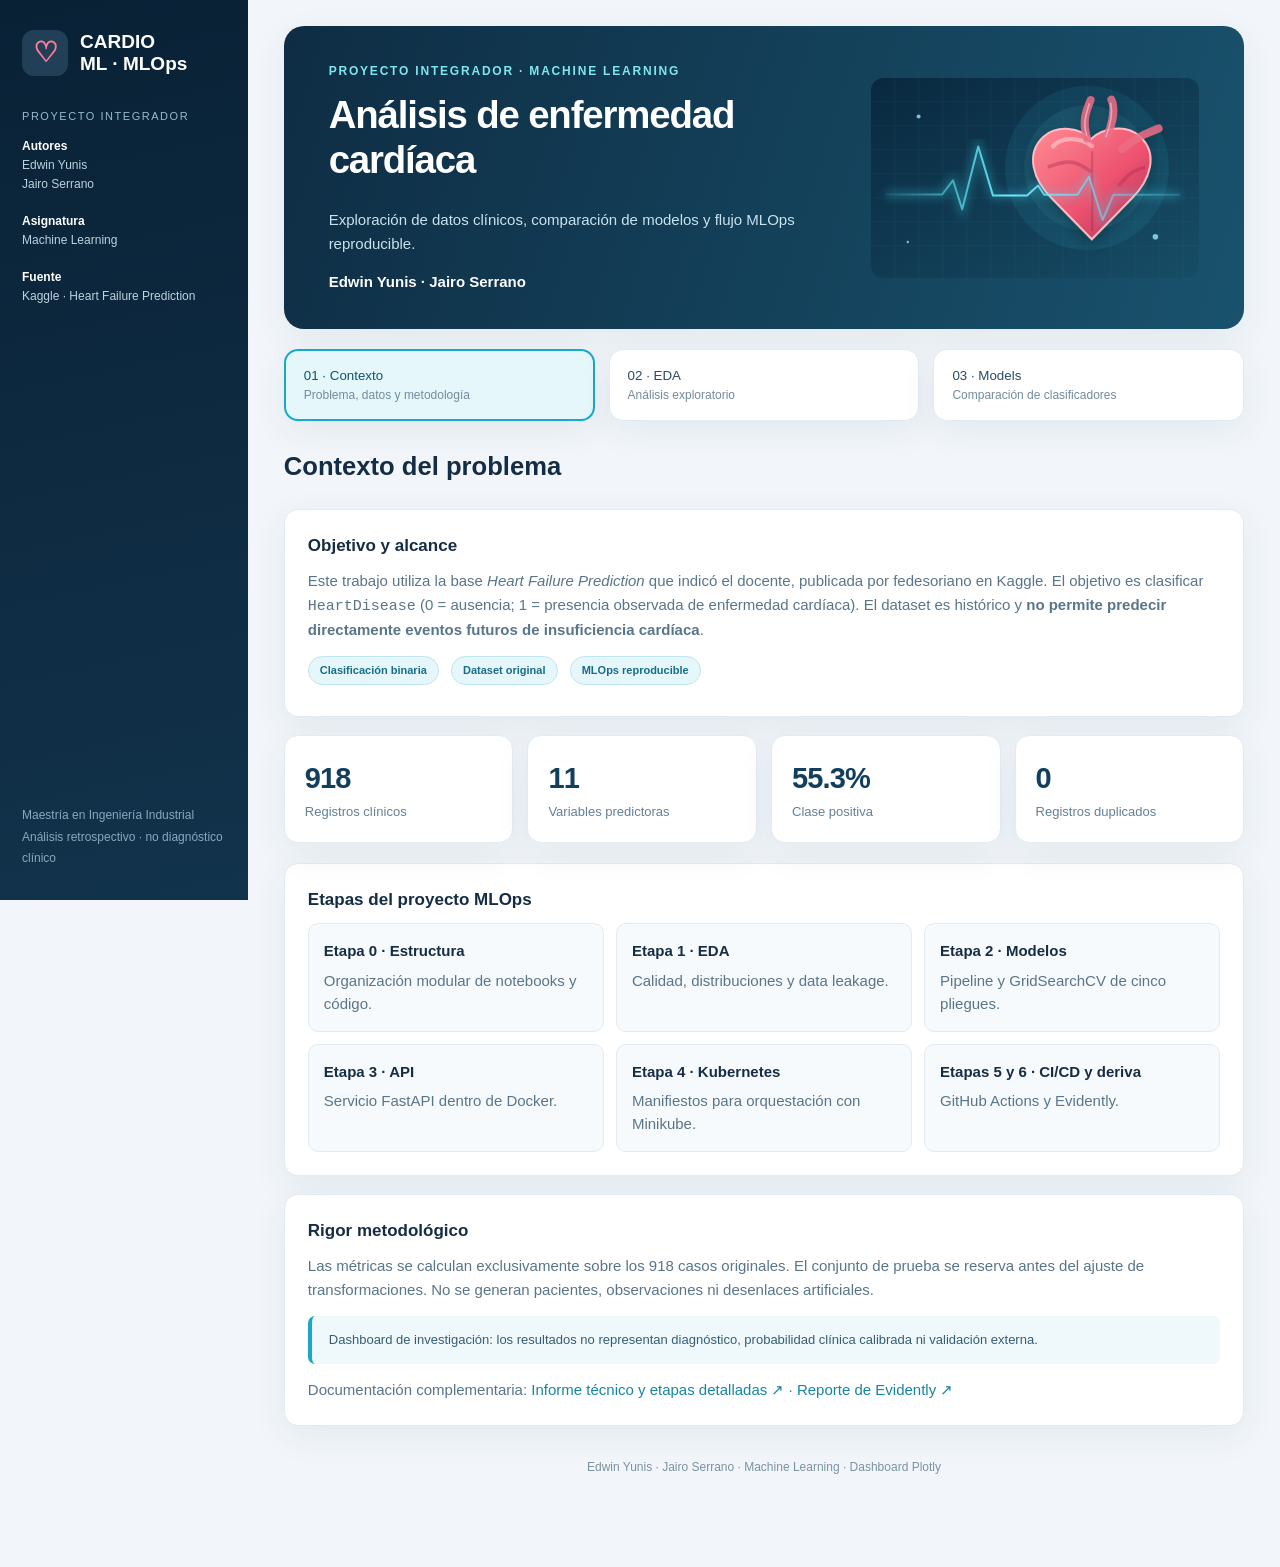
<file: index.html>
<!doctype html>
<html lang="es"><head><meta charset="utf-8">
<meta name="viewport" content="width=device-width,initial-scale=1">
<meta name="description" content="Dashboard de Machine Learning MLOps, Edwin Yunis y Jairo Serrano, dataset original de Kaggle.">
<title>Cardio ML · Dashboard — Edwin Yunis y Jairo Serrano</title>
<link rel="stylesheet" href="assets/style.css">
<script src="https://cdn.plot.ly/plotly-2.35.2.min.js"></script>
</head><body>
<div class="page">
<aside class="sidebar"><div>
<div class="logo"><span class="logo-pulse">♡</span><span>CARDIO<br>ML · MLOps</span></div>
<p class="side-label">Proyecto integrador</p>
<p class="side-meta"><b>Autores</b><br>Edwin Yunis<br>Jairo Serrano<br><br>
<b>Asignatura</b><br>Machine Learning<br><br>
<b>Fuente</b><br>Kaggle · Heart Failure Prediction</p>
</div><div class="side-footer">Maestría en Ingeniería Industrial<br>
Análisis retrospectivo · no diagnóstico clínico</div></aside>
<main class="content">
<header class="hero"><div>
<p class="eyebrow">PROYECTO INTEGRADOR · MACHINE LEARNING</p>
<h1>Análisis de enfermedad cardíaca</h1>
<p>Exploración de datos clínicos, comparación de modelos y flujo MLOps reproducible.</p>
<strong>Edwin Yunis · Jairo Serrano</strong>
</div><img src="assets/heart-hero.svg" alt="Ilustración cardiovascular con electrocardiograma"></header>
<div class="nav-tabs" role="tablist" aria-label="Secciones del dashboard">
<button type="button" class="tab-button tab--active" role="tab" aria-selected="true" data-tab="contexto">
01 · Contexto<span>Problema, datos y metodología</span></button>
<button type="button" class="tab-button" role="tab" aria-selected="false" data-tab="eda">
02 · EDA<span>Análisis exploratorio</span></button>
<button type="button" class="tab-button" role="tab" aria-selected="false" data-tab="models">
03 · Models<span>Comparación de clasificadores</span></button></div>

<section id="contexto" class="tab-panel active" role="tabpanel">
<h2>Contexto del problema</h2>
<div class="card"><h3>Objetivo y alcance</h3>
<p>Este trabajo utiliza la base <em>Heart Failure Prediction</em> que indicó el docente,
publicada por fedesoriano en Kaggle. El objetivo es clasificar
<code>HeartDisease</code> (0 = ausencia; 1 = presencia observada de enfermedad cardíaca).
El dataset es histórico y <strong>no permite predecir directamente eventos futuros de
insuficiencia cardíaca</strong>.</p>
<span class="mini-pill">Clasificación binaria</span>
<span class="mini-pill">Dataset original</span>
<span class="mini-pill">MLOps reproducible</span></div>
<div class="kpi-grid">
<div class="kpi"><b>918</b><span>Registros clínicos</span></div>
<div class="kpi"><b>11</b><span>Variables predictoras</span></div>
<div class="kpi"><b>55.3%</b><span>Clase positiva</span></div>
<div class="kpi"><b>0</b><span>Registros duplicados</span></div></div>
<div class="card"><h3>Etapas del proyecto MLOps</h3>
<div class="flow">
<article><b>Etapa 0 · Estructura</b><p>Organización modular de notebooks y código.</p></article>
<article><b>Etapa 1 · EDA</b><p>Calidad, distribuciones y data leakage.</p></article>
<article><b>Etapa 2 · Modelos</b><p>Pipeline y GridSearchCV de cinco pliegues.</p></article>
<article><b>Etapa 3 · API</b><p>Servicio FastAPI dentro de Docker.</p></article>
<article><b>Etapa 4 · Kubernetes</b><p>Manifiestos para orquestación con Minikube.</p></article>
<article><b>Etapas 5 y 6 · CI/CD y deriva</b><p>GitHub Actions y Evidently.</p></article>
</div></div>
<div class="card"><h3>Rigor metodológico</h3>
<p>Las métricas se calculan exclusivamente sobre los 918 casos originales.
El conjunto de prueba se reserva antes del ajuste de transformaciones.
No se generan pacientes, observaciones ni desenlaces artificiales.</p>
<div class="warning">Dashboard de investigación: los resultados no representan
diagnóstico, probabilidad clínica calibrada ni validación externa.</div>
<p>Documentación complementaria: <a href="informe_tecnico.html">Informe técnico y etapas detalladas ↗</a> ·
<a href="drift_report.html">Reporte de Evidently ↗</a></p></div>
</section>

<section id="eda" class="tab-panel" role="tabpanel" hidden>
<h2>Exploración de datos (EDA)</h2>
<p class="description">Gráficos interactivos generados directamente desde el CSV oficial;
puedes situar el cursor sobre las marcas para ver sus valores.</p>
<div class="kpi-grid">
<div class="kpi"><b>410</b><span>Sin enfermedad (0)</span></div>
<div class="kpi"><b>508</b><span>Con enfermedad (1)</span></div>
<div class="kpi"><b>1</b><span>RestingBP = 0</span></div>
<div class="kpi"><b>172</b><span>Cholesterol = 0</span></div></div>
<div class="grid-2">
<div class="card chart-card"><div id="plot-clases"></div></div>
<div class="card chart-card"><div id="plot-edad"></div></div>
<div class="card chart-card"><div id="plot-colesterol"></div></div>
<div class="card chart-card"><div id="plot-dolor"></div></div>
</div><div class="card chart-card"><div id="plot-correlaciones"></div></div>
<div class="card"><h3>Lectura del análisis</h3>
<p>Se revisan el balance de clases, la distribución de edades,
el tipo de dolor torácico y la relación entre colesterol y la clase.
Los ceros de colesterol y de presión arterial requieren atención como
valores de calidad de datos; en el modelado se tratan mediante
imputación ajustada solo con los registros de entrenamiento.</p>
<div class="warning">Las asociaciones gráficas no demuestran causalidad.</div></div>
</section>

<section id="models" class="tab-panel" role="tabpanel" hidden>
<h2>Modelos de Machine Learning</h2>
<div class="card"><h3>Protección frente a fuga y sobreajuste</h3>
<p>Se separa una prueba estratificada del 20 % antes de imputar, escalar o
codificar. Cada transformación forma parte de <code>Pipeline</code>.
<code>GridSearchCV</code> utiliza cinco pliegues estratificados y selecciona
hiperparámetros por AUC media de validación cruzada, sin usar la prueba
para seleccionar el modelo.</p>
<p>KNN ajusta el número de vecinos; Random Forest limita profundidad y
tamaño de hojas; la regresión logística utiliza regularización L2.
Estos controles <strong>reducen el riesgo de sobreajuste, pero no garantizan
eliminarlo</strong>.</p>
<div class="warning">Regresión logística es la técnica de regresión adecuada
para esta tarea de clasificación binaria.</div></div>
<div class="card chart-card"><div id="plot-comparacion"></div></div>
<div class="card"><h3>Comparación de los tres modelos solicitados</h3>
<div class="table-scroller"><table><thead><tr>
<th>Clasificador</th><th>AUC CV</th><th>AUC prueba</th>
<th>Accuracy</th><th>Brecha train−CV</th>
</tr></thead><tbody><tr><td>Random Forest</td><td>0.931</td><td>0.930</td><td>0.875</td><td>+0.029</td></tr><tr><td>Regresión logística</td><td>0.922</td><td>0.934</td><td>0.891</td><td>+0.005</td></tr><tr><td>KNN</td><td>0.914</td><td>0.936</td><td>0.891</td><td>+0.023</td></tr></tbody></table></div>
<p class="description">La brecha de AUC entrenamiento − CV ayuda a
evaluar sobreajuste; una brecha pequeña no lo descarta.</p></div>
<div class="card"><label for="model-select">Explora un clasificador</label>
<select id="model-select"><option value="KNN">KNN</option>
<option value="RandomForest" selected>Random Forest</option>
<option value="LogisticRegression">Regresión logística</option></select>
<div class="metric-strip">
<article><strong id="score-cv">—</strong><span>AUC CV</span></article>
<article><strong id="score-test">—</strong><span>AUC prueba</span></article>
<article><strong id="score-accuracy">—</strong><span>Accuracy prueba</span></article>
<article><strong id="score-gap">—</strong><span>Brecha train−CV</span></article>
</div>
<div class="grid-2"><div class="chart-card"><div id="plot-roc"></div></div>
<div class="chart-card"><div id="plot-confusion"></div></div></div>
<p class="description" id="model-params"></p></div>
<div class="card"><h3>Interpretación y alcance</h3>
<p>Las AUC resumen discriminación y Accuracy refleja aciertos con un umbral de 0,5.
El conjunto de prueba se usa exclusivamente para evaluación final. El
dashboard se enfoca en tres modelos, aunque el trabajo original también
incluye SVC y Gradient Boosting.</p>
<a href="informe_tecnico.html">Ver reporte técnico completo ↗</a></div>
</section>
<footer>Edwin Yunis · Jairo Serrano · Machine Learning · Dashboard Plotly</footer>
</main></div>
<script>
const FIGS = {"clases": {"data": [{"customdata": [["Sin enfermedad"], ["Con enfermedad"]], "domain": {"x": [0.0, 1.0], "y": [0.0, 1.0]}, "hole": 0.65, "hovertemplate": "%{label}: %{value} casos (%{percent})<extra><\/extra>", "labels": ["Sin enfermedad", "Con enfermedad"], "legendgroup": "", "marker": {"colors": ["#34b3d1", "#ed6386"]}, "name": "", "showlegend": true, "values": [410, 508], "type": "pie", "textinfo": "percent+label", "textposition": "outside"}], "layout": {"template": {"data": {"barpolar": [{"marker": {"line": {"color": "white", "width": 0.5}, "pattern": {"fillmode": "overlay", "size": 10, "solidity": 0.2}}, "type": "barpolar"}], "bar": [{"error_x": {"color": "#2a3f5f"}, "error_y": {"color": "#2a3f5f"}, "marker": {"line": {"color": "white", "width": 0.5}, "pattern": {"fillmode": "overlay", "size": 10, "solidity": 0.2}}, "type": "bar"}], "carpet": [{"aaxis": {"endlinecolor": "#2a3f5f", "gridcolor": "#C8D4E3", "linecolor": "#C8D4E3", "minorgridcolor": "#C8D4E3", "startlinecolor": "#2a3f5f"}, "baxis": {"endlinecolor": "#2a3f5f", "gridcolor": "#C8D4E3", "linecolor": "#C8D4E3", "minorgridcolor": "#C8D4E3", "startlinecolor": "#2a3f5f"}, "type": "carpet"}], "choropleth": [{"colorbar": {"outlinewidth": 0, "ticks": ""}, "type": "choropleth"}], "contourcarpet": [{"colorbar": {"outlinewidth": 0, "ticks": ""}, "type": "contourcarpet"}], "contour": [{"colorbar": {"outlinewidth": 0, "ticks": ""}, "colorscale": [[0.0, "#0d0887"], [0.1111111111111111, "#46039f"], [0.2222222222222222, "#7201a8"], [0.3333333333333333, "#9c179e"], [0.4444444444444444, "#bd3786"], [0.5555555555555556, "#d8576b"], [0.6666666666666666, "#ed7953"], [0.7777777777777778, "#fb9f3a"], [0.8888888888888888, "#fdca26"], [1.0, "#f0f921"]], "type": "contour"}], "heatmapgl": [{"colorbar": {"outlinewidth": 0, "ticks": ""}, "colorscale": [[0.0, "#0d0887"], [0.1111111111111111, "#46039f"], [0.2222222222222222, "#7201a8"], [0.3333333333333333, "#9c179e"], [0.4444444444444444, "#bd3786"], [0.5555555555555556, "#d8576b"], [0.6666666666666666, "#ed7953"], [0.7777777777777778, "#fb9f3a"], [0.8888888888888888, "#fdca26"], [1.0, "#f0f921"]], "type": "heatmapgl"}], "heatmap": [{"colorbar": {"outlinewidth": 0, "ticks": ""}, "colorscale": [[0.0, "#0d0887"], [0.1111111111111111, "#46039f"], [0.2222222222222222, "#7201a8"], [0.3333333333333333, "#9c179e"], [0.4444444444444444, "#bd3786"], [0.5555555555555556, "#d8576b"], [0.6666666666666666, "#ed7953"], [0.7777777777777778, "#fb9f3a"], [0.8888888888888888, "#fdca26"], [1.0, "#f0f921"]], "type": "heatmap"}], "histogram2dcontour": [{"colorbar": {"outlinewidth": 0, "ticks": ""}, "colorscale": [[0.0, "#0d0887"], [0.1111111111111111, "#46039f"], [0.2222222222222222, "#7201a8"], [0.3333333333333333, "#9c179e"], [0.4444444444444444, "#bd3786"], [0.5555555555555556, "#d8576b"], [0.6666666666666666, "#ed7953"], [0.7777777777777778, "#fb9f3a"], [0.8888888888888888, "#fdca26"], [1.0, "#f0f921"]], "type": "histogram2dcontour"}], "histogram2d": [{"colorbar": {"outlinewidth": 0, "ticks": ""}, "colorscale": [[0.0, "#0d0887"], [0.1111111111111111, "#46039f"], [0.2222222222222222, "#7201a8"], [0.3333333333333333, "#9c179e"], [0.4444444444444444, "#bd3786"], [0.5555555555555556, "#d8576b"], [0.6666666666666666, "#ed7953"], [0.7777777777777778, "#fb9f3a"], [0.8888888888888888, "#fdca26"], [1.0, "#f0f921"]], "type": "histogram2d"}], "histogram": [{"marker": {"pattern": {"fillmode": "overlay", "size": 10, "solidity": 0.2}}, "type": "histogram"}], "mesh3d": [{"colorbar": {"outlinewidth": 0, "ticks": ""}, "type": "mesh3d"}], "parcoords": [{"line": {"colorbar": {"outlinewidth": 0, "ticks": ""}}, "type": "parcoords"}], "pie": [{"automargin": true, "type": "pie"}], "scatter3d": [{"line": {"colorbar": {"outlinewidth": 0, "ticks": ""}}, "marker": {"colorbar": {"outlinewidth": 0, "ticks": ""}}, "type": "scatter3d"}], "scattercarpet": [{"marker": {"colorbar": {"outlinewidth": 0, "ticks": ""}}, "type": "scattercarpet"}], "scattergeo": [{"marker": {"colorbar": {"outlinewidth": 0, "ticks": ""}}, "type": "scattergeo"}], "scattergl": [{"marker": {"colorbar": {"outlinewidth": 0, "ticks": ""}}, "type": "scattergl"}], "scattermapbox": [{"marker": {"colorbar": {"outlinewidth": 0, "ticks": ""}}, "type": "scattermapbox"}], "scatterpolargl": [{"marker": {"colorbar": {"outlinewidth": 0, "ticks": ""}}, "type": "scatterpolargl"}], "scatterpolar": [{"marker": {"colorbar": {"outlinewidth": 0, "ticks": ""}}, "type": "scatterpolar"}], "scatter": [{"fillpattern": {"fillmode": "overlay", "size": 10, "solidity": 0.2}, "type": "scatter"}], "scatterternary": [{"marker": {"colorbar": {"outlinewidth": 0, "ticks": ""}}, "type": "scatterternary"}], "surface": [{"colorbar": {"outlinewidth": 0, "ticks": ""}, "colorscale": [[0.0, "#0d0887"], [0.1111111111111111, "#46039f"], [0.2222222222222222, "#7201a8"], [0.3333333333333333, "#9c179e"], [0.4444444444444444, "#bd3786"], [0.5555555555555556, "#d8576b"], [0.6666666666666666, "#ed7953"], [0.7777777777777778, "#fb9f3a"], [0.8888888888888888, "#fdca26"], [1.0, "#f0f921"]], "type": "surface"}], "table": [{"cells": {"fill": {"color": "#EBF0F8"}, "line": {"color": "white"}}, "header": {"fill": {"color": "#C8D4E3"}, "line": {"color": "white"}}, "type": "table"}]}, "layout": {"annotationdefaults": {"arrowcolor": "#2a3f5f", "arrowhead": 0, "arrowwidth": 1}, "autotypenumbers": "strict", "coloraxis": {"colorbar": {"outlinewidth": 0, "ticks": ""}}, "colorscale": {"diverging": [[0, "#8e0152"], [0.1, "#c51b7d"], [0.2, "#de77ae"], [0.3, "#f1b6da"], [0.4, "#fde0ef"], [0.5, "#f7f7f7"], [0.6, "#e6f5d0"], [0.7, "#b8e186"], [0.8, "#7fbc41"], [0.9, "#4d9221"], [1, "#276419"]], "sequential": [[0.0, "#0d0887"], [0.1111111111111111, "#46039f"], [0.2222222222222222, "#7201a8"], [0.3333333333333333, "#9c179e"], [0.4444444444444444, "#bd3786"], [0.5555555555555556, "#d8576b"], [0.6666666666666666, "#ed7953"], [0.7777777777777778, "#fb9f3a"], [0.8888888888888888, "#fdca26"], [1.0, "#f0f921"]], "sequentialminus": [[0.0, "#0d0887"], [0.1111111111111111, "#46039f"], [0.2222222222222222, "#7201a8"], [0.3333333333333333, "#9c179e"], [0.4444444444444444, "#bd3786"], [0.5555555555555556, "#d8576b"], [0.6666666666666666, "#ed7953"], [0.7777777777777778, "#fb9f3a"], [0.8888888888888888, "#fdca26"], [1.0, "#f0f921"]]}, "colorway": ["#636efa", "#EF553B", "#00cc96", "#ab63fa", "#FFA15A", "#19d3f3", "#FF6692", "#B6E880", "#FF97FF", "#FECB52"], "font": {"color": "#2a3f5f"}, "geo": {"bgcolor": "white", "lakecolor": "white", "landcolor": "white", "showlakes": true, "showland": true, "subunitcolor": "#C8D4E3"}, "hoverlabel": {"align": "left"}, "hovermode": "closest", "mapbox": {"style": "light"}, "paper_bgcolor": "white", "plot_bgcolor": "white", "polar": {"angularaxis": {"gridcolor": "#EBF0F8", "linecolor": "#EBF0F8", "ticks": ""}, "bgcolor": "white", "radialaxis": {"gridcolor": "#EBF0F8", "linecolor": "#EBF0F8", "ticks": ""}}, "scene": {"xaxis": {"backgroundcolor": "white", "gridcolor": "#DFE8F3", "gridwidth": 2, "linecolor": "#EBF0F8", "showbackground": true, "ticks": "", "zerolinecolor": "#EBF0F8"}, "yaxis": {"backgroundcolor": "white", "gridcolor": "#DFE8F3", "gridwidth": 2, "linecolor": "#EBF0F8", "showbackground": true, "ticks": "", "zerolinecolor": "#EBF0F8"}, "zaxis": {"backgroundcolor": "white", "gridcolor": "#DFE8F3", "gridwidth": 2, "linecolor": "#EBF0F8", "showbackground": true, "ticks": "", "zerolinecolor": "#EBF0F8"}}, "shapedefaults": {"line": {"color": "#2a3f5f"}}, "ternary": {"aaxis": {"gridcolor": "#DFE8F3", "linecolor": "#A2B1C6", "ticks": ""}, "baxis": {"gridcolor": "#DFE8F3", "linecolor": "#A2B1C6", "ticks": ""}, "bgcolor": "white", "caxis": {"gridcolor": "#DFE8F3", "linecolor": "#A2B1C6", "ticks": ""}}, "title": {"x": 0.05}, "xaxis": {"automargin": true, "gridcolor": "#EBF0F8", "linecolor": "#EBF0F8", "ticks": "", "title": {"standoff": 15}, "zerolinecolor": "#EBF0F8", "zerolinewidth": 2}, "yaxis": {"automargin": true, "gridcolor": "#EBF0F8", "linecolor": "#EBF0F8", "ticks": "", "title": {"standoff": 15}, "zerolinecolor": "#EBF0F8", "zerolinewidth": 2}}}, "legend": {"tracegroupgap": 0, "orientation": "h", "y": -0.19, "x": 0}, "margin": {"t": 58, "l": 30, "r": 22, "b": 32}, "font": {"family": "Arial, sans-serif", "color": "#244054", "size": 12}, "title": {"font": {"size": 16}, "text": "Distribución de la clase objetivo", "x": 0.03}, "paper_bgcolor": "#ffffff", "plot_bgcolor": "#ffffff", "height": 340}}, "edad": {"data": [{"alignmentgroup": "True", "bingroup": "x", "hovertemplate": "Estado=Sin enfermedad<br>Edad (años)=%{x}<br>count=%{y}<extra><\/extra>", "legendgroup": "Sin enfermedad", "marker": {"color": "#34b3d1", "opacity": 0.75, "pattern": {"shape": ""}}, "name": "Sin enfermedad", "nbinsx": 22, "offsetgroup": "Sin enfermedad", "orientation": "v", "showlegend": true, "x": [40, 37, 54, 39, 45, 54, 48, 37, 39, 42, 54, 43, 43, 44, 49, 40, 36, 53, 52, 53, 51, 56, 43, 32, 41, 48, 48, 54, 35, 52, 59, 37, 50, 36, 45, 41, 52, 51, 54, 49, 43, 45, 50, 37, 45, 32, 44, 44, 44, 46, 35, 52, 55, 54, 52, 53, 55, 49, 39, 52, 39, 43, 39, 56, 41, 51, 57, 48, 34, 50, 39, 59, 47, 38, 49, 35, 52, 46, 58, 54, 34, 48, 54, 42, 38, 61, 43, 39, 53, 39, 42, 43, 50, 39, 48, 40, 55, 41, 49, 54, 47, 42, 52, 48, 58, 58, 29, 40, 53, 49, 59, 37, 46, 51, 46, 54, 58, 50, 46, 50, 48, 45, 41, 62, 49, 42, 57, 47, 46, 42, 31, 56, 50, 35, 28, 56, 56, 30, 54, 55, 29, 48, 33, 55, 53, 41, 37, 37, 40, 38, 41, 54, 39, 55, 43, 54, 61, 62, 53, 55, 36, 51, 55, 46, 54, 54, 34, 47, 45, 32, 55, 45, 59, 57, 54, 60, 51, 55, 42, 51, 59, 53, 48, 36, 48, 47, 53, 55, 53, 65, 53, 45, 38, 72, 56, 44, 66, 66, 60, 56, 62, 63, 60, 74, 60, 59, 41, 51, 42, 63, 56, 62, 51, 55, 65, 58, 51, 40, 60, 35, 63, 64, 55, 45, 61, 57, 61, 48, 68, 62, 53, 75, 54, 54, 59, 41, 69, 37, 63, 58, 55, 57, 68, 51, 62, 58, 67, 64, 74, 65, 59, 53, 44, 57, 71, 64, 40, 48, 43, 47, 54, 48, 46, 51, 71, 66, 37, 42, 48, 62, 44, 46, 58, 52, 65, 63, 45, 41, 60, 57, 44, 60, 63, 51, 44, 57, 70, 76, 67, 45, 39, 42, 56, 41, 57, 42, 62, 59, 41, 59, 66, 64, 50, 44, 49, 51, 45, 41, 54, 42, 49, 66, 65, 54, 54, 52, 52, 42, 54, 46, 67, 34, 57, 59, 51, 41, 41, 50, 54, 64, 51, 46, 45, 56, 55, 43, 64, 50, 53, 45, 69, 68, 34, 50, 42, 42, 53, 43, 52, 62, 54, 54, 48, 55, 58, 54, 69, 68, 52, 60, 58, 37, 51, 43, 29, 41, 63, 51, 54, 44, 57, 35, 41, 58, 52, 45, 62, 53, 47, 52, 39, 53, 51, 65, 44, 51, 59, 71, 61, 43, 58, 49, 52, 44, 56, 57, 53, 52, 64, 66, 39, 58, 47, 35, 58, 56, 56, 55, 41, 38], "xaxis": "x", "yaxis": "y", "type": "histogram"}, {"alignmentgroup": "True", "bingroup": "x", "hovertemplate": "Estado=Con enfermedad<br>Edad (años)=%{x}<br>count=%{y}<extra><\/extra>", "legendgroup": "Con enfermedad", "marker": {"color": "#ed6386", "opacity": 0.75, "pattern": {"shape": ""}}, "name": "Con enfermedad", "nbinsx": 22, "offsetgroup": "Con enfermedad", "orientation": "v", "showlegend": true, "x": [49, 48, 37, 58, 49, 38, 60, 36, 44, 53, 54, 41, 65, 54, 43, 41, 50, 47, 31, 58, 52, 46, 52, 57, 52, 55, 32, 49, 63, 56, 66, 65, 43, 48, 58, 65, 40, 40, 46, 57, 33, 38, 59, 34, 47, 58, 46, 56, 56, 49, 54, 43, 52, 50, 47, 56, 54, 56, 38, 44, 59, 49, 46, 50, 52, 43, 54, 52, 52, 58, 41, 53, 53, 35, 54, 48, 50, 47, 39, 46, 51, 50, 38, 41, 55, 48, 48, 54, 55, 48, 54, 48, 45, 49, 44, 48, 55, 46, 59, 47, 52, 54, 55, 51, 52, 49, 65, 32, 61, 50, 57, 51, 47, 60, 53, 62, 51, 51, 55, 58, 57, 60, 41, 34, 74, 57, 56, 61, 68, 59, 63, 38, 62, 46, 42, 59, 52, 60, 60, 56, 40, 51, 62, 63, 63, 64, 43, 64, 61, 52, 51, 69, 59, 48, 69, 36, 53, 43, 56, 58, 55, 67, 46, 53, 38, 53, 62, 47, 56, 56, 64, 61, 68, 57, 63, 60, 66, 63, 59, 61, 73, 47, 65, 70, 50, 60, 50, 43, 38, 54, 61, 42, 53, 55, 61, 51, 70, 61, 38, 57, 38, 62, 58, 52, 61, 50, 51, 65, 52, 47, 35, 57, 62, 59, 53, 62, 54, 56, 56, 54, 66, 63, 60, 55, 65, 60, 60, 59, 62, 63, 57, 63, 46, 58, 64, 63, 52, 69, 51, 60, 56, 55, 54, 77, 63, 55, 52, 64, 60, 58, 61, 40, 61, 57, 63, 59, 59, 55, 62, 53, 68, 53, 60, 59, 61, 57, 56, 58, 69, 67, 58, 65, 63, 57, 54, 72, 75, 49, 51, 60, 64, 61, 67, 62, 65, 63, 69, 62, 55, 75, 67, 58, 63, 62, 43, 68, 65, 48, 63, 61, 50, 59, 65, 49, 72, 50, 64, 55, 63, 59, 56, 62, 74, 54, 62, 76, 54, 70, 48, 61, 66, 55, 71, 74, 58, 56, 58, 64, 55, 57, 61, 71, 38, 55, 56, 69, 64, 72, 69, 56, 62, 67, 57, 69, 51, 48, 69, 64, 57, 53, 67, 74, 61, 64, 58, 60, 57, 55, 56, 61, 61, 74, 62, 53, 62, 46, 54, 55, 62, 70, 57, 56, 59, 60, 63, 61, 46, 53, 67, 58, 57, 59, 50, 48, 61, 59, 40, 59, 49, 44, 66, 65, 42, 61, 59, 62, 51, 57, 58, 47, 61, 45, 58, 35, 58, 50, 61, 54, 54, 52, 47, 58, 67, 57, 63, 48, 60, 59, 55, 60, 46, 56, 56, 49, 54, 57, 62, 60, 63, 66, 64, 56, 64, 50, 54, 53, 52, 40, 58, 55, 66, 38, 62, 58, 65, 69, 67, 62, 51, 46, 67, 56, 41, 56, 70, 70, 35, 77, 58, 60, 51, 55, 64, 59, 58, 54, 65, 63, 62, 43, 61, 39, 52, 62, 43, 68, 62, 60, 65, 60, 60, 54, 44, 55, 64, 60, 58, 48, 67, 43, 52, 59, 57, 57, 55, 61, 58, 58, 67, 44, 63, 63, 59, 57, 45, 68, 57, 57], "xaxis": "x", "yaxis": "y", "type": "histogram"}], "layout": {"template": {"data": {"barpolar": [{"marker": {"line": {"color": "white", "width": 0.5}, "pattern": {"fillmode": "overlay", "size": 10, "solidity": 0.2}}, "type": "barpolar"}], "bar": [{"error_x": {"color": "#2a3f5f"}, "error_y": {"color": "#2a3f5f"}, "marker": {"line": {"color": "white", "width": 0.5}, "pattern": {"fillmode": "overlay", "size": 10, "solidity": 0.2}}, "type": "bar"}], "carpet": [{"aaxis": {"endlinecolor": "#2a3f5f", "gridcolor": "#C8D4E3", "linecolor": "#C8D4E3", "minorgridcolor": "#C8D4E3", "startlinecolor": "#2a3f5f"}, "baxis": {"endlinecolor": "#2a3f5f", "gridcolor": "#C8D4E3", "linecolor": "#C8D4E3", "minorgridcolor": "#C8D4E3", "startlinecolor": "#2a3f5f"}, "type": "carpet"}], "choropleth": [{"colorbar": {"outlinewidth": 0, "ticks": ""}, "type": "choropleth"}], "contourcarpet": [{"colorbar": {"outlinewidth": 0, "ticks": ""}, "type": "contourcarpet"}], "contour": [{"colorbar": {"outlinewidth": 0, "ticks": ""}, "colorscale": [[0.0, "#0d0887"], [0.1111111111111111, "#46039f"], [0.2222222222222222, "#7201a8"], [0.3333333333333333, "#9c179e"], [0.4444444444444444, "#bd3786"], [0.5555555555555556, "#d8576b"], [0.6666666666666666, "#ed7953"], [0.7777777777777778, "#fb9f3a"], [0.8888888888888888, "#fdca26"], [1.0, "#f0f921"]], "type": "contour"}], "heatmapgl": [{"colorbar": {"outlinewidth": 0, "ticks": ""}, "colorscale": [[0.0, "#0d0887"], [0.1111111111111111, "#46039f"], [0.2222222222222222, "#7201a8"], [0.3333333333333333, "#9c179e"], [0.4444444444444444, "#bd3786"], [0.5555555555555556, "#d8576b"], [0.6666666666666666, "#ed7953"], [0.7777777777777778, "#fb9f3a"], [0.8888888888888888, "#fdca26"], [1.0, "#f0f921"]], "type": "heatmapgl"}], "heatmap": [{"colorbar": {"outlinewidth": 0, "ticks": ""}, "colorscale": [[0.0, "#0d0887"], [0.1111111111111111, "#46039f"], [0.2222222222222222, "#7201a8"], [0.3333333333333333, "#9c179e"], [0.4444444444444444, "#bd3786"], [0.5555555555555556, "#d8576b"], [0.6666666666666666, "#ed7953"], [0.7777777777777778, "#fb9f3a"], [0.8888888888888888, "#fdca26"], [1.0, "#f0f921"]], "type": "heatmap"}], "histogram2dcontour": [{"colorbar": {"outlinewidth": 0, "ticks": ""}, "colorscale": [[0.0, "#0d0887"], [0.1111111111111111, "#46039f"], [0.2222222222222222, "#7201a8"], [0.3333333333333333, "#9c179e"], [0.4444444444444444, "#bd3786"], [0.5555555555555556, "#d8576b"], [0.6666666666666666, "#ed7953"], [0.7777777777777778, "#fb9f3a"], [0.8888888888888888, "#fdca26"], [1.0, "#f0f921"]], "type": "histogram2dcontour"}], "histogram2d": [{"colorbar": {"outlinewidth": 0, "ticks": ""}, "colorscale": [[0.0, "#0d0887"], [0.1111111111111111, "#46039f"], [0.2222222222222222, "#7201a8"], [0.3333333333333333, "#9c179e"], [0.4444444444444444, "#bd3786"], [0.5555555555555556, "#d8576b"], [0.6666666666666666, "#ed7953"], [0.7777777777777778, "#fb9f3a"], [0.8888888888888888, "#fdca26"], [1.0, "#f0f921"]], "type": "histogram2d"}], "histogram": [{"marker": {"pattern": {"fillmode": "overlay", "size": 10, "solidity": 0.2}}, "type": "histogram"}], "mesh3d": [{"colorbar": {"outlinewidth": 0, "ticks": ""}, "type": "mesh3d"}], "parcoords": [{"line": {"colorbar": {"outlinewidth": 0, "ticks": ""}}, "type": "parcoords"}], "pie": [{"automargin": true, "type": "pie"}], "scatter3d": [{"line": {"colorbar": {"outlinewidth": 0, "ticks": ""}}, "marker": {"colorbar": {"outlinewidth": 0, "ticks": ""}}, "type": "scatter3d"}], "scattercarpet": [{"marker": {"colorbar": {"outlinewidth": 0, "ticks": ""}}, "type": "scattercarpet"}], "scattergeo": [{"marker": {"colorbar": {"outlinewidth": 0, "ticks": ""}}, "type": "scattergeo"}], "scattergl": [{"marker": {"colorbar": {"outlinewidth": 0, "ticks": ""}}, "type": "scattergl"}], "scattermapbox": [{"marker": {"colorbar": {"outlinewidth": 0, "ticks": ""}}, "type": "scattermapbox"}], "scatterpolargl": [{"marker": {"colorbar": {"outlinewidth": 0, "ticks": ""}}, "type": "scatterpolargl"}], "scatterpolar": [{"marker": {"colorbar": {"outlinewidth": 0, "ticks": ""}}, "type": "scatterpolar"}], "scatter": [{"fillpattern": {"fillmode": "overlay", "size": 10, "solidity": 0.2}, "type": "scatter"}], "scatterternary": [{"marker": {"colorbar": {"outlinewidth": 0, "ticks": ""}}, "type": "scatterternary"}], "surface": [{"colorbar": {"outlinewidth": 0, "ticks": ""}, "colorscale": [[0.0, "#0d0887"], [0.1111111111111111, "#46039f"], [0.2222222222222222, "#7201a8"], [0.3333333333333333, "#9c179e"], [0.4444444444444444, "#bd3786"], [0.5555555555555556, "#d8576b"], [0.6666666666666666, "#ed7953"], [0.7777777777777778, "#fb9f3a"], [0.8888888888888888, "#fdca26"], [1.0, "#f0f921"]], "type": "surface"}], "table": [{"cells": {"fill": {"color": "#EBF0F8"}, "line": {"color": "white"}}, "header": {"fill": {"color": "#C8D4E3"}, "line": {"color": "white"}}, "type": "table"}]}, "layout": {"annotationdefaults": {"arrowcolor": "#2a3f5f", "arrowhead": 0, "arrowwidth": 1}, "autotypenumbers": "strict", "coloraxis": {"colorbar": {"outlinewidth": 0, "ticks": ""}}, "colorscale": {"diverging": [[0, "#8e0152"], [0.1, "#c51b7d"], [0.2, "#de77ae"], [0.3, "#f1b6da"], [0.4, "#fde0ef"], [0.5, "#f7f7f7"], [0.6, "#e6f5d0"], [0.7, "#b8e186"], [0.8, "#7fbc41"], [0.9, "#4d9221"], [1, "#276419"]], "sequential": [[0.0, "#0d0887"], [0.1111111111111111, "#46039f"], [0.2222222222222222, "#7201a8"], [0.3333333333333333, "#9c179e"], [0.4444444444444444, "#bd3786"], [0.5555555555555556, "#d8576b"], [0.6666666666666666, "#ed7953"], [0.7777777777777778, "#fb9f3a"], [0.8888888888888888, "#fdca26"], [1.0, "#f0f921"]], "sequentialminus": [[0.0, "#0d0887"], [0.1111111111111111, "#46039f"], [0.2222222222222222, "#7201a8"], [0.3333333333333333, "#9c179e"], [0.4444444444444444, "#bd3786"], [0.5555555555555556, "#d8576b"], [0.6666666666666666, "#ed7953"], [0.7777777777777778, "#fb9f3a"], [0.8888888888888888, "#fdca26"], [1.0, "#f0f921"]]}, "colorway": ["#636efa", "#EF553B", "#00cc96", "#ab63fa", "#FFA15A", "#19d3f3", "#FF6692", "#B6E880", "#FF97FF", "#FECB52"], "font": {"color": "#2a3f5f"}, "geo": {"bgcolor": "white", "lakecolor": "white", "landcolor": "white", "showlakes": true, "showland": true, "subunitcolor": "#C8D4E3"}, "hoverlabel": {"align": "left"}, "hovermode": "closest", "mapbox": {"style": "light"}, "paper_bgcolor": "white", "plot_bgcolor": "white", "polar": {"angularaxis": {"gridcolor": "#EBF0F8", "linecolor": "#EBF0F8", "ticks": ""}, "bgcolor": "white", "radialaxis": {"gridcolor": "#EBF0F8", "linecolor": "#EBF0F8", "ticks": ""}}, "scene": {"xaxis": {"backgroundcolor": "white", "gridcolor": "#DFE8F3", "gridwidth": 2, "linecolor": "#EBF0F8", "showbackground": true, "ticks": "", "zerolinecolor": "#EBF0F8"}, "yaxis": {"backgroundcolor": "white", "gridcolor": "#DFE8F3", "gridwidth": 2, "linecolor": "#EBF0F8", "showbackground": true, "ticks": "", "zerolinecolor": "#EBF0F8"}, "zaxis": {"backgroundcolor": "white", "gridcolor": "#DFE8F3", "gridwidth": 2, "linecolor": "#EBF0F8", "showbackground": true, "ticks": "", "zerolinecolor": "#EBF0F8"}}, "shapedefaults": {"line": {"color": "#2a3f5f"}}, "ternary": {"aaxis": {"gridcolor": "#DFE8F3", "linecolor": "#A2B1C6", "ticks": ""}, "baxis": {"gridcolor": "#DFE8F3", "linecolor": "#A2B1C6", "ticks": ""}, "bgcolor": "white", "caxis": {"gridcolor": "#DFE8F3", "linecolor": "#A2B1C6", "ticks": ""}}, "title": {"x": 0.05}, "xaxis": {"automargin": true, "gridcolor": "#EBF0F8", "linecolor": "#EBF0F8", "ticks": "", "title": {"standoff": 15}, "zerolinecolor": "#EBF0F8", "zerolinewidth": 2}, "yaxis": {"automargin": true, "gridcolor": "#EBF0F8", "linecolor": "#EBF0F8", "ticks": "", "title": {"standoff": 15}, "zerolinecolor": "#EBF0F8", "zerolinewidth": 2}}}, "xaxis": {"anchor": "y", "domain": [0.0, 1.0], "title": {"text": "Edad (años)"}}, "yaxis": {"anchor": "x", "domain": [0.0, 1.0], "title": {"text": "Pacientes"}}, "legend": {"title": {"text": "Estado"}, "tracegroupgap": 0, "orientation": "h", "y": -0.19, "x": 0}, "margin": {"t": 58, "l": 30, "r": 22, "b": 32}, "barmode": "overlay", "font": {"family": "Arial, sans-serif", "color": "#244054", "size": 12}, "title": {"font": {"size": 16}, "text": "Edad de los pacientes según clase", "x": 0.03}, "paper_bgcolor": "#ffffff", "plot_bgcolor": "#ffffff", "height": 340, "bargap": 0.07}}, "colesterol": {"data": [{"alignmentgroup": "True", "boxpoints": false, "hovertemplate": "Estado=%{x}<br>Colesterol (mg/dL)=%{y}<extra><\/extra>", "legendgroup": "Sin enfermedad", "marker": {"color": "#34b3d1"}, "name": "Sin enfermedad", "notched": false, "offsetgroup": "Sin enfermedad", "orientation": "v", "showlegend": true, "x": ["Sin enfermedad", "Sin enfermedad", "Sin enfermedad", "Sin enfermedad", "Sin enfermedad", "Sin enfermedad", "Sin enfermedad", "Sin enfermedad", "Sin enfermedad", "Sin enfermedad", "Sin enfermedad", "Sin enfermedad", "Sin enfermedad", "Sin enfermedad", "Sin enfermedad", "Sin enfermedad", "Sin enfermedad", "Sin enfermedad", "Sin enfermedad", "Sin enfermedad", "Sin enfermedad", "Sin enfermedad", "Sin enfermedad", "Sin enfermedad", "Sin enfermedad", "Sin enfermedad", "Sin enfermedad", "Sin enfermedad", "Sin enfermedad", "Sin enfermedad", "Sin enfermedad", "Sin enfermedad", "Sin enfermedad", "Sin enfermedad", "Sin enfermedad", "Sin enfermedad", "Sin enfermedad", "Sin enfermedad", "Sin enfermedad", "Sin enfermedad", "Sin enfermedad", "Sin enfermedad", "Sin enfermedad", "Sin enfermedad", "Sin enfermedad", "Sin enfermedad", "Sin enfermedad", "Sin enfermedad", "Sin enfermedad", "Sin enfermedad", "Sin enfermedad", "Sin enfermedad", "Sin enfermedad", "Sin enfermedad", "Sin enfermedad", "Sin enfermedad", "Sin enfermedad", "Sin enfermedad", "Sin enfermedad", "Sin enfermedad", "Sin enfermedad", "Sin enfermedad", "Sin enfermedad", "Sin enfermedad", "Sin enfermedad", "Sin enfermedad", "Sin enfermedad", "Sin enfermedad", "Sin enfermedad", "Sin enfermedad", "Sin enfermedad", "Sin enfermedad", "Sin enfermedad", "Sin enfermedad", "Sin enfermedad", "Sin enfermedad", "Sin enfermedad", "Sin enfermedad", "Sin enfermedad", "Sin enfermedad", "Sin enfermedad", "Sin enfermedad", "Sin enfermedad", "Sin enfermedad", "Sin enfermedad", "Sin enfermedad", "Sin enfermedad", "Sin enfermedad", "Sin enfermedad", "Sin enfermedad", "Sin enfermedad", "Sin enfermedad", "Sin enfermedad", "Sin enfermedad", "Sin enfermedad", "Sin enfermedad", "Sin enfermedad", "Sin enfermedad", "Sin enfermedad", "Sin enfermedad", "Sin enfermedad", "Sin enfermedad", "Sin enfermedad", "Sin enfermedad", "Sin enfermedad", "Sin enfermedad", "Sin enfermedad", "Sin enfermedad", "Sin enfermedad", "Sin enfermedad", "Sin enfermedad", "Sin enfermedad", "Sin enfermedad", "Sin enfermedad", "Sin enfermedad", "Sin enfermedad", "Sin enfermedad", "Sin enfermedad", "Sin enfermedad", "Sin enfermedad", "Sin enfermedad", "Sin enfermedad", "Sin enfermedad", "Sin enfermedad", "Sin enfermedad", "Sin enfermedad", "Sin enfermedad", "Sin enfermedad", "Sin enfermedad", "Sin enfermedad", "Sin enfermedad", "Sin enfermedad", "Sin enfermedad", "Sin enfermedad", "Sin enfermedad", "Sin enfermedad", "Sin enfermedad", "Sin enfermedad", "Sin enfermedad", "Sin enfermedad", "Sin enfermedad", "Sin enfermedad", "Sin enfermedad", "Sin enfermedad", "Sin enfermedad", "Sin enfermedad", "Sin enfermedad", "Sin enfermedad", "Sin enfermedad", "Sin enfermedad", "Sin enfermedad", "Sin enfermedad", "Sin enfermedad", "Sin enfermedad", "Sin enfermedad", "Sin enfermedad", "Sin enfermedad", "Sin enfermedad", "Sin enfermedad", "Sin enfermedad", "Sin enfermedad", "Sin enfermedad", "Sin enfermedad", "Sin enfermedad", "Sin enfermedad", "Sin enfermedad", "Sin enfermedad", "Sin enfermedad", "Sin enfermedad", "Sin enfermedad", "Sin enfermedad", "Sin enfermedad", "Sin enfermedad", "Sin enfermedad", "Sin enfermedad", "Sin enfermedad", "Sin enfermedad", "Sin enfermedad", "Sin enfermedad", "Sin enfermedad", "Sin enfermedad", "Sin enfermedad", "Sin enfermedad", "Sin enfermedad", "Sin enfermedad", "Sin enfermedad", "Sin enfermedad", "Sin enfermedad", "Sin enfermedad", "Sin enfermedad", "Sin enfermedad", "Sin enfermedad", "Sin enfermedad", "Sin enfermedad", "Sin enfermedad", "Sin enfermedad", "Sin enfermedad", "Sin enfermedad", "Sin enfermedad", "Sin enfermedad", "Sin enfermedad", "Sin enfermedad", "Sin enfermedad", "Sin enfermedad", "Sin enfermedad", "Sin enfermedad", "Sin enfermedad", "Sin enfermedad", "Sin enfermedad", "Sin enfermedad", "Sin enfermedad", "Sin enfermedad", "Sin enfermedad", "Sin enfermedad", "Sin enfermedad", "Sin enfermedad", "Sin enfermedad", "Sin enfermedad", "Sin enfermedad", "Sin enfermedad", "Sin enfermedad", "Sin enfermedad", "Sin enfermedad", "Sin enfermedad", "Sin enfermedad", "Sin enfermedad", "Sin enfermedad", "Sin enfermedad", "Sin enfermedad", "Sin enfermedad", "Sin enfermedad", "Sin enfermedad", "Sin enfermedad", "Sin enfermedad", "Sin enfermedad", "Sin enfermedad", "Sin enfermedad", "Sin enfermedad", "Sin enfermedad", "Sin enfermedad", "Sin enfermedad", "Sin enfermedad", "Sin enfermedad", "Sin enfermedad", "Sin enfermedad", "Sin enfermedad", "Sin enfermedad", "Sin enfermedad", "Sin enfermedad", "Sin enfermedad", "Sin enfermedad", "Sin enfermedad", "Sin enfermedad", "Sin enfermedad", "Sin enfermedad", "Sin enfermedad", "Sin enfermedad", "Sin enfermedad", "Sin enfermedad", "Sin enfermedad", "Sin enfermedad", "Sin enfermedad", "Sin enfermedad", "Sin enfermedad", "Sin enfermedad", "Sin enfermedad", "Sin enfermedad", "Sin enfermedad", "Sin enfermedad", "Sin enfermedad", "Sin enfermedad", "Sin enfermedad", "Sin enfermedad", "Sin enfermedad", "Sin enfermedad", "Sin enfermedad", "Sin enfermedad", "Sin enfermedad", "Sin enfermedad", "Sin enfermedad", "Sin enfermedad", "Sin enfermedad", "Sin enfermedad", "Sin enfermedad", "Sin enfermedad", "Sin enfermedad", "Sin enfermedad", "Sin enfermedad", "Sin enfermedad", "Sin enfermedad", "Sin enfermedad", "Sin enfermedad", "Sin enfermedad", "Sin enfermedad", "Sin enfermedad", "Sin enfermedad", "Sin enfermedad", "Sin enfermedad", "Sin enfermedad", "Sin enfermedad", "Sin enfermedad", "Sin enfermedad", "Sin enfermedad", "Sin enfermedad", "Sin enfermedad", "Sin enfermedad", "Sin enfermedad", "Sin enfermedad", "Sin enfermedad", "Sin enfermedad", "Sin enfermedad", "Sin enfermedad", "Sin enfermedad", "Sin enfermedad", "Sin enfermedad", "Sin enfermedad", "Sin enfermedad", "Sin enfermedad", "Sin enfermedad", "Sin enfermedad", "Sin enfermedad", "Sin enfermedad", "Sin enfermedad", "Sin enfermedad", "Sin enfermedad", "Sin enfermedad", "Sin enfermedad", "Sin enfermedad", "Sin enfermedad", "Sin enfermedad", "Sin enfermedad", "Sin enfermedad", "Sin enfermedad", "Sin enfermedad", "Sin enfermedad", "Sin enfermedad", "Sin enfermedad", "Sin enfermedad", "Sin enfermedad", "Sin enfermedad", "Sin enfermedad", "Sin enfermedad", "Sin enfermedad", "Sin enfermedad", "Sin enfermedad", "Sin enfermedad", "Sin enfermedad", "Sin enfermedad", "Sin enfermedad", "Sin enfermedad", "Sin enfermedad", "Sin enfermedad", "Sin enfermedad", "Sin enfermedad", "Sin enfermedad", "Sin enfermedad", "Sin enfermedad", "Sin enfermedad", "Sin enfermedad", "Sin enfermedad", "Sin enfermedad", "Sin enfermedad", "Sin enfermedad", "Sin enfermedad", "Sin enfermedad", "Sin enfermedad", "Sin enfermedad", "Sin enfermedad", "Sin enfermedad", "Sin enfermedad", "Sin enfermedad", "Sin enfermedad", "Sin enfermedad", "Sin enfermedad", "Sin enfermedad", "Sin enfermedad", "Sin enfermedad", "Sin enfermedad", "Sin enfermedad", "Sin enfermedad", "Sin enfermedad", "Sin enfermedad", "Sin enfermedad", "Sin enfermedad", "Sin enfermedad", "Sin enfermedad", "Sin enfermedad", "Sin enfermedad", "Sin enfermedad", "Sin enfermedad"], "x0": " ", "xaxis": "x", "y": [289, 283, 195, 339, 237, 208, 284, 211, 204, 211, 273, 201, 223, 184, 201, 215, 209, 260, 284, 468, 188, 167, 186, 254, 250, 177, 227, 230, 264, 259, 318, 223, 216, 340, 224, 245, 180, 194, 365, 253, 254, 224, 202, 260, 297, 225, 412, 215, 218, 163, 167, 100, 277, 238, 196, 216, 229, 208, 307, 210, 182, 207, 147, 85, 269, 179, 260, 254, 214, 129, 241, 188, 276, 297, 207, 160, 272, 240, 230, 246, 161, 163, 230, 228, 292, 294, 215, 241, 243, 273, 198, 249, 168, 215, 159, 275, 270, 291, 185, 195, 263, 196, 225, 238, 222, 179, 243, 235, 320, 187, 287, 194, 238, 224, 238, 312, 251, 328, 280, 209, 245, 192, 184, 193, 297, 268, 308, 249, 230, 147, 219, 184, 215, 308, 132, 276, 219, 237, 217, 196, 263, 195, 298, 256, 195, 295, 173, 315, 281, 275, 250, 309, 200, 326, 266, 171, 292, 271, 274, 394, 160, 200, 320, 275, 221, 305, 220, 235, 225, 198, 220, 295, 213, 347, 253, 246, 220, 344, 358, 190, 169, 181, 308, 166, 211, 257, 182, 209, 213, 166, 220, 240, 224, 218, 214, 252, 458, 227, 240, 195, 161, 223, 160, 236, 283, 197, 298, 272, 181, 220, 175, 310, 203, 182, 274, 171, 271, 240, 165, 213, 185, 207, 254, 258, 139, 385, 564, 263, 269, 177, 234, 226, 235, 303, 149, 211, 199, 245, 303, 204, 288, 275, 243, 295, 265, 228, 215, 180, 222, 209, 233, 197, 211, 205, 417, 195, 234, 198, 178, 126, 226, 240, 233, 261, 242, 354, 245, 197, 223, 208, 199, 209, 236, 214, 201, 244, 208, 270, 306, 221, 302, 313, 244, 141, 269, 222, 160, 235, 304, 295, 271, 226, 360, 273, 201, 196, 201, 226, 232, 177, 277, 210, 207, 271, 213, 268, 250, 219, 267, 303, 256, 204, 308, 193, 262, 211, 325, 254, 197, 236, 234, 211, 182, 196, 240, 265, 246, 315, 233, 394, 239, 309, 255, 250, 248, 214, 239, 277, 298, 318, 240, 250, 245, 213, 204, 204, 252, 227, 258, 220, 168, 183, 203, 283, 186, 260, 231, 234, 257, 325, 321, 264, 308, 269, 219, 175, 212, 302, 243, 247, 340, 266, 199, 263, 294, 192, 216, 223, 227, 278, 220, 197, 253, 192, 220, 221, 240, 342, 157, 175], "y0": " ", "yaxis": "y", "type": "box"}, {"alignmentgroup": "True", "boxpoints": false, "hovertemplate": "Estado=%{x}<br>Colesterol (mg/dL)=%{y}<extra><\/extra>", "legendgroup": "Con enfermedad", "marker": {"color": "#ed6386"}, "name": "Con enfermedad", "notched": false, "offsetgroup": "Con enfermedad", "orientation": "v", "showlegend": true, "x": ["Con enfermedad", "Con enfermedad", "Con enfermedad", "Con enfermedad", "Con enfermedad", "Con enfermedad", "Con enfermedad", "Con enfermedad", "Con enfermedad", "Con enfermedad", "Con enfermedad", "Con enfermedad", "Con enfermedad", "Con enfermedad", "Con enfermedad", "Con enfermedad", "Con enfermedad", "Con enfermedad", "Con enfermedad", "Con enfermedad", "Con enfermedad", "Con enfermedad", "Con enfermedad", "Con enfermedad", "Con enfermedad", "Con enfermedad", "Con enfermedad", "Con enfermedad", "Con enfermedad", "Con enfermedad", "Con enfermedad", "Con enfermedad", "Con enfermedad", "Con enfermedad", "Con enfermedad", "Con enfermedad", "Con enfermedad", "Con enfermedad", "Con enfermedad", "Con enfermedad", "Con enfermedad", "Con enfermedad", "Con enfermedad", "Con enfermedad", "Con enfermedad", "Con enfermedad", "Con enfermedad", "Con enfermedad", "Con enfermedad", "Con enfermedad", "Con enfermedad", "Con enfermedad", "Con enfermedad", "Con enfermedad", "Con enfermedad", "Con enfermedad", "Con enfermedad", "Con enfermedad", "Con enfermedad", "Con enfermedad", "Con enfermedad", "Con enfermedad", "Con enfermedad", "Con enfermedad", "Con enfermedad", "Con enfermedad", "Con enfermedad", "Con enfermedad", "Con enfermedad", "Con enfermedad", "Con enfermedad", "Con enfermedad", "Con enfermedad", "Con enfermedad", "Con enfermedad", "Con enfermedad", "Con enfermedad", "Con enfermedad", "Con enfermedad", "Con enfermedad", "Con enfermedad", "Con enfermedad", "Con enfermedad", "Con enfermedad", "Con enfermedad", "Con enfermedad", "Con enfermedad", "Con enfermedad", "Con enfermedad", "Con enfermedad", "Con enfermedad", "Con enfermedad", "Con enfermedad", "Con enfermedad", "Con enfermedad", "Con enfermedad", "Con enfermedad", "Con enfermedad", "Con enfermedad", "Con enfermedad", "Con enfermedad", "Con enfermedad", "Con enfermedad", "Con enfermedad", "Con enfermedad", "Con enfermedad", "Con enfermedad", "Con enfermedad", "Con enfermedad", "Con enfermedad", "Con enfermedad", "Con enfermedad", "Con enfermedad", "Con enfermedad", "Con enfermedad", "Con enfermedad", "Con enfermedad", "Con enfermedad", "Con enfermedad", "Con enfermedad", "Con enfermedad", "Con enfermedad", "Con enfermedad", "Con enfermedad", "Con enfermedad", "Con enfermedad", "Con enfermedad", "Con enfermedad", "Con enfermedad", "Con enfermedad", "Con enfermedad", "Con enfermedad", "Con enfermedad", "Con enfermedad", "Con enfermedad", "Con enfermedad", "Con enfermedad", "Con enfermedad", "Con enfermedad", "Con enfermedad", "Con enfermedad", "Con enfermedad", "Con enfermedad", "Con enfermedad", "Con enfermedad", "Con enfermedad", "Con enfermedad", "Con enfermedad", "Con enfermedad", "Con enfermedad", "Con enfermedad", "Con enfermedad", "Con enfermedad", "Con enfermedad", "Con enfermedad", "Con enfermedad", "Con enfermedad", "Con enfermedad", "Con enfermedad", "Con enfermedad", "Con enfermedad", "Con enfermedad", "Con enfermedad", "Con enfermedad", "Con enfermedad", "Con enfermedad", "Con enfermedad", "Con enfermedad", "Con enfermedad", "Con enfermedad", "Con enfermedad", "Con enfermedad", "Con enfermedad", "Con enfermedad", "Con enfermedad", "Con enfermedad", "Con enfermedad", "Con enfermedad", "Con enfermedad", "Con enfermedad", "Con enfermedad", "Con enfermedad", "Con enfermedad", "Con enfermedad", "Con enfermedad", "Con enfermedad", "Con enfermedad", "Con enfermedad", "Con enfermedad", "Con enfermedad", "Con enfermedad", "Con enfermedad", "Con enfermedad", "Con enfermedad", "Con enfermedad", "Con enfermedad", "Con enfermedad", "Con enfermedad", "Con enfermedad", "Con enfermedad", "Con enfermedad", "Con enfermedad", "Con enfermedad", "Con enfermedad", "Con enfermedad", "Con enfermedad", "Con enfermedad", "Con enfermedad", "Con enfermedad", "Con enfermedad", "Con enfermedad", "Con enfermedad", "Con enfermedad", "Con enfermedad", "Con enfermedad", "Con enfermedad", "Con enfermedad", "Con enfermedad", "Con enfermedad", "Con enfermedad", "Con enfermedad", "Con enfermedad", "Con enfermedad", "Con enfermedad", "Con enfermedad", "Con enfermedad", "Con enfermedad", "Con enfermedad", "Con enfermedad", "Con enfermedad", "Con enfermedad", "Con enfermedad", "Con enfermedad", "Con enfermedad", "Con enfermedad", "Con enfermedad", "Con enfermedad", "Con enfermedad", "Con enfermedad", "Con enfermedad", "Con enfermedad", "Con enfermedad", "Con enfermedad", "Con enfermedad", "Con enfermedad", "Con enfermedad", "Con enfermedad", "Con enfermedad", "Con enfermedad", "Con enfermedad", "Con enfermedad", "Con enfermedad", "Con enfermedad", "Con enfermedad", "Con enfermedad", "Con enfermedad", "Con enfermedad", "Con enfermedad", "Con enfermedad", "Con enfermedad", "Con enfermedad", "Con enfermedad", "Con enfermedad", "Con enfermedad", "Con enfermedad", "Con enfermedad", "Con enfermedad", "Con enfermedad", "Con enfermedad", "Con enfermedad", "Con enfermedad", "Con enfermedad", "Con enfermedad", "Con enfermedad", "Con enfermedad", "Con enfermedad", "Con enfermedad", "Con enfermedad", "Con enfermedad", "Con enfermedad", "Con enfermedad", "Con enfermedad", "Con enfermedad", "Con enfermedad", "Con enfermedad", "Con enfermedad", "Con enfermedad", "Con enfermedad", "Con enfermedad", "Con enfermedad", "Con enfermedad", "Con enfermedad", "Con enfermedad", "Con enfermedad", "Con enfermedad", "Con enfermedad", "Con enfermedad", "Con enfermedad", "Con enfermedad", "Con enfermedad", "Con enfermedad", "Con enfermedad", "Con enfermedad", "Con enfermedad", "Con enfermedad", "Con enfermedad", "Con enfermedad", "Con enfermedad", "Con enfermedad", "Con enfermedad", "Con enfermedad", "Con enfermedad", "Con enfermedad", "Con enfermedad", "Con enfermedad", "Con enfermedad", "Con enfermedad", "Con enfermedad", "Con enfermedad", "Con enfermedad", "Con enfermedad", "Con enfermedad", "Con enfermedad", "Con enfermedad", "Con enfermedad", "Con enfermedad", "Con enfermedad", "Con enfermedad", "Con enfermedad", "Con enfermedad", "Con enfermedad", "Con enfermedad", "Con enfermedad", "Con enfermedad", "Con enfermedad", "Con enfermedad", "Con enfermedad", "Con enfermedad", "Con enfermedad", "Con enfermedad", "Con enfermedad", "Con enfermedad", "Con enfermedad", "Con enfermedad", "Con enfermedad", "Con enfermedad", "Con enfermedad", "Con enfermedad", "Con enfermedad", "Con enfermedad", "Con enfermedad", "Con enfermedad", "Con enfermedad", "Con enfermedad", "Con enfermedad", "Con enfermedad"], "x0": " ", "xaxis": "x", "y": [180, 214, 207, 164, 234, 196, 248, 267, 288, 518, 224, 172, 306, 294, 175, 289, 233, 205, 270, 213, 342, 277, 246, 265, 182, 268, 529, 206, 223, 213, 139, 263, 291, 329, 263, 275, 392, 466, 186, 255, 246, 282, 338, 156, 248, 393, 202, 388, 230, 265, 166, 247, 331, 341, 291, 279, 603, 342, 190, 290, 264, 212, 272, 231, 266, 288, 216, 225, 404, 211, 237, 285, 246, 257, 216, 263, 288, 226, 280, 222, 303, 264, 117, 336, 295, 355, 193, 198, 292, 268, 237, 275, 219, 341, 491, 260, 248, 231, 126, 193, 298, 242, 201, 160, 223, 222, 260, 218, 228, 236, 267, 177, 236, 186, 100, 228, 171, 230, 281, 203, 277, 233, 153, 316, 311, 270, 217, 214, 220, 214, 203, 339, 216, 276, 241, 384, 297, 248, 308, 208, 210, 245, 225, 198, 267, 258, 195, 235, 305, 282, 349, 160, 312, 142, 211, 218, 306, 186, 252, 222, 258, 202, 204, 113, 274, 192, 220, 200, 261, 260, 221, 216, 219, 208, 232, 273, 204, 270, 292, 221, 289, 217, 223, 110, 193, 123, 210, 282, 170, 369, 173, 289, 152, 208, 216, 244, 285, 243, 219, 237, 287, 258, 256, 186, 264, 226, 203, 284, 337, 310, 254, 300, 170, 310, 333, 223, 254, 322, 261, 256, 239, 293, 407, 234, 311, 203, 229, 230, 229, 326, 200, 256, 207, 273, 223, 218, 149, 197, 246, 225, 315, 166, 249, 281, 305, 276, 319, 243, 260, 309, 218, 198, 270, 243, 330, 266, 206, 212, 275, 234, 237, 289, 254, 274, 258, 177, 327, 305, 249, 288, 283, 188, 286, 274, 267, 230, 269, 212, 246, 249, 212, 233, 283, 282, 230, 167, 224, 217, 228, 231, 244, 259, 282, 254, 299, 294, 298, 231, 254, 409, 172, 184, 269, 174, 282, 304, 300, 258, 299, 289, 309, 288, 216, 239, 254, 330, 263, 341, 307, 219, 255, 164, 177, 274, 268, 253, 248, 185, 282, 188, 290, 353, 335, 206, 284, 229, 286, 247, 204, 204, 232, 335, 205, 203, 318, 225, 212, 169, 187, 197, 176, 241, 264, 193, 131, 236], "y0": " ", "yaxis": "y", "type": "box"}], "layout": {"template": {"data": {"barpolar": [{"marker": {"line": {"color": "white", "width": 0.5}, "pattern": {"fillmode": "overlay", "size": 10, "solidity": 0.2}}, "type": "barpolar"}], "bar": [{"error_x": {"color": "#2a3f5f"}, "error_y": {"color": "#2a3f5f"}, "marker": {"line": {"color": "white", "width": 0.5}, "pattern": {"fillmode": "overlay", "size": 10, "solidity": 0.2}}, "type": "bar"}], "carpet": [{"aaxis": {"endlinecolor": "#2a3f5f", "gridcolor": "#C8D4E3", "linecolor": "#C8D4E3", "minorgridcolor": "#C8D4E3", "startlinecolor": "#2a3f5f"}, "baxis": {"endlinecolor": "#2a3f5f", "gridcolor": "#C8D4E3", "linecolor": "#C8D4E3", "minorgridcolor": "#C8D4E3", "startlinecolor": "#2a3f5f"}, "type": "carpet"}], "choropleth": [{"colorbar": {"outlinewidth": 0, "ticks": ""}, "type": "choropleth"}], "contourcarpet": [{"colorbar": {"outlinewidth": 0, "ticks": ""}, "type": "contourcarpet"}], "contour": [{"colorbar": {"outlinewidth": 0, "ticks": ""}, "colorscale": [[0.0, "#0d0887"], [0.1111111111111111, "#46039f"], [0.2222222222222222, "#7201a8"], [0.3333333333333333, "#9c179e"], [0.4444444444444444, "#bd3786"], [0.5555555555555556, "#d8576b"], [0.6666666666666666, "#ed7953"], [0.7777777777777778, "#fb9f3a"], [0.8888888888888888, "#fdca26"], [1.0, "#f0f921"]], "type": "contour"}], "heatmapgl": [{"colorbar": {"outlinewidth": 0, "ticks": ""}, "colorscale": [[0.0, "#0d0887"], [0.1111111111111111, "#46039f"], [0.2222222222222222, "#7201a8"], [0.3333333333333333, "#9c179e"], [0.4444444444444444, "#bd3786"], [0.5555555555555556, "#d8576b"], [0.6666666666666666, "#ed7953"], [0.7777777777777778, "#fb9f3a"], [0.8888888888888888, "#fdca26"], [1.0, "#f0f921"]], "type": "heatmapgl"}], "heatmap": [{"colorbar": {"outlinewidth": 0, "ticks": ""}, "colorscale": [[0.0, "#0d0887"], [0.1111111111111111, "#46039f"], [0.2222222222222222, "#7201a8"], [0.3333333333333333, "#9c179e"], [0.4444444444444444, "#bd3786"], [0.5555555555555556, "#d8576b"], [0.6666666666666666, "#ed7953"], [0.7777777777777778, "#fb9f3a"], [0.8888888888888888, "#fdca26"], [1.0, "#f0f921"]], "type": "heatmap"}], "histogram2dcontour": [{"colorbar": {"outlinewidth": 0, "ticks": ""}, "colorscale": [[0.0, "#0d0887"], [0.1111111111111111, "#46039f"], [0.2222222222222222, "#7201a8"], [0.3333333333333333, "#9c179e"], [0.4444444444444444, "#bd3786"], [0.5555555555555556, "#d8576b"], [0.6666666666666666, "#ed7953"], [0.7777777777777778, "#fb9f3a"], [0.8888888888888888, "#fdca26"], [1.0, "#f0f921"]], "type": "histogram2dcontour"}], "histogram2d": [{"colorbar": {"outlinewidth": 0, "ticks": ""}, "colorscale": [[0.0, "#0d0887"], [0.1111111111111111, "#46039f"], [0.2222222222222222, "#7201a8"], [0.3333333333333333, "#9c179e"], [0.4444444444444444, "#bd3786"], [0.5555555555555556, "#d8576b"], [0.6666666666666666, "#ed7953"], [0.7777777777777778, "#fb9f3a"], [0.8888888888888888, "#fdca26"], [1.0, "#f0f921"]], "type": "histogram2d"}], "histogram": [{"marker": {"pattern": {"fillmode": "overlay", "size": 10, "solidity": 0.2}}, "type": "histogram"}], "mesh3d": [{"colorbar": {"outlinewidth": 0, "ticks": ""}, "type": "mesh3d"}], "parcoords": [{"line": {"colorbar": {"outlinewidth": 0, "ticks": ""}}, "type": "parcoords"}], "pie": [{"automargin": true, "type": "pie"}], "scatter3d": [{"line": {"colorbar": {"outlinewidth": 0, "ticks": ""}}, "marker": {"colorbar": {"outlinewidth": 0, "ticks": ""}}, "type": "scatter3d"}], "scattercarpet": [{"marker": {"colorbar": {"outlinewidth": 0, "ticks": ""}}, "type": "scattercarpet"}], "scattergeo": [{"marker": {"colorbar": {"outlinewidth": 0, "ticks": ""}}, "type": "scattergeo"}], "scattergl": [{"marker": {"colorbar": {"outlinewidth": 0, "ticks": ""}}, "type": "scattergl"}], "scattermapbox": [{"marker": {"colorbar": {"outlinewidth": 0, "ticks": ""}}, "type": "scattermapbox"}], "scatterpolargl": [{"marker": {"colorbar": {"outlinewidth": 0, "ticks": ""}}, "type": "scatterpolargl"}], "scatterpolar": [{"marker": {"colorbar": {"outlinewidth": 0, "ticks": ""}}, "type": "scatterpolar"}], "scatter": [{"fillpattern": {"fillmode": "overlay", "size": 10, "solidity": 0.2}, "type": "scatter"}], "scatterternary": [{"marker": {"colorbar": {"outlinewidth": 0, "ticks": ""}}, "type": "scatterternary"}], "surface": [{"colorbar": {"outlinewidth": 0, "ticks": ""}, "colorscale": [[0.0, "#0d0887"], [0.1111111111111111, "#46039f"], [0.2222222222222222, "#7201a8"], [0.3333333333333333, "#9c179e"], [0.4444444444444444, "#bd3786"], [0.5555555555555556, "#d8576b"], [0.6666666666666666, "#ed7953"], [0.7777777777777778, "#fb9f3a"], [0.8888888888888888, "#fdca26"], [1.0, "#f0f921"]], "type": "surface"}], "table": [{"cells": {"fill": {"color": "#EBF0F8"}, "line": {"color": "white"}}, "header": {"fill": {"color": "#C8D4E3"}, "line": {"color": "white"}}, "type": "table"}]}, "layout": {"annotationdefaults": {"arrowcolor": "#2a3f5f", "arrowhead": 0, "arrowwidth": 1}, "autotypenumbers": "strict", "coloraxis": {"colorbar": {"outlinewidth": 0, "ticks": ""}}, "colorscale": {"diverging": [[0, "#8e0152"], [0.1, "#c51b7d"], [0.2, "#de77ae"], [0.3, "#f1b6da"], [0.4, "#fde0ef"], [0.5, "#f7f7f7"], [0.6, "#e6f5d0"], [0.7, "#b8e186"], [0.8, "#7fbc41"], [0.9, "#4d9221"], [1, "#276419"]], "sequential": [[0.0, "#0d0887"], [0.1111111111111111, "#46039f"], [0.2222222222222222, "#7201a8"], [0.3333333333333333, "#9c179e"], [0.4444444444444444, "#bd3786"], [0.5555555555555556, "#d8576b"], [0.6666666666666666, "#ed7953"], [0.7777777777777778, "#fb9f3a"], [0.8888888888888888, "#fdca26"], [1.0, "#f0f921"]], "sequentialminus": [[0.0, "#0d0887"], [0.1111111111111111, "#46039f"], [0.2222222222222222, "#7201a8"], [0.3333333333333333, "#9c179e"], [0.4444444444444444, "#bd3786"], [0.5555555555555556, "#d8576b"], [0.6666666666666666, "#ed7953"], [0.7777777777777778, "#fb9f3a"], [0.8888888888888888, "#fdca26"], [1.0, "#f0f921"]]}, "colorway": ["#636efa", "#EF553B", "#00cc96", "#ab63fa", "#FFA15A", "#19d3f3", "#FF6692", "#B6E880", "#FF97FF", "#FECB52"], "font": {"color": "#2a3f5f"}, "geo": {"bgcolor": "white", "lakecolor": "white", "landcolor": "white", "showlakes": true, "showland": true, "subunitcolor": "#C8D4E3"}, "hoverlabel": {"align": "left"}, "hovermode": "closest", "mapbox": {"style": "light"}, "paper_bgcolor": "white", "plot_bgcolor": "white", "polar": {"angularaxis": {"gridcolor": "#EBF0F8", "linecolor": "#EBF0F8", "ticks": ""}, "bgcolor": "white", "radialaxis": {"gridcolor": "#EBF0F8", "linecolor": "#EBF0F8", "ticks": ""}}, "scene": {"xaxis": {"backgroundcolor": "white", "gridcolor": "#DFE8F3", "gridwidth": 2, "linecolor": "#EBF0F8", "showbackground": true, "ticks": "", "zerolinecolor": "#EBF0F8"}, "yaxis": {"backgroundcolor": "white", "gridcolor": "#DFE8F3", "gridwidth": 2, "linecolor": "#EBF0F8", "showbackground": true, "ticks": "", "zerolinecolor": "#EBF0F8"}, "zaxis": {"backgroundcolor": "white", "gridcolor": "#DFE8F3", "gridwidth": 2, "linecolor": "#EBF0F8", "showbackground": true, "ticks": "", "zerolinecolor": "#EBF0F8"}}, "shapedefaults": {"line": {"color": "#2a3f5f"}}, "ternary": {"aaxis": {"gridcolor": "#DFE8F3", "linecolor": "#A2B1C6", "ticks": ""}, "baxis": {"gridcolor": "#DFE8F3", "linecolor": "#A2B1C6", "ticks": ""}, "bgcolor": "white", "caxis": {"gridcolor": "#DFE8F3", "linecolor": "#A2B1C6", "ticks": ""}}, "title": {"x": 0.05}, "xaxis": {"automargin": true, "gridcolor": "#EBF0F8", "linecolor": "#EBF0F8", "ticks": "", "title": {"standoff": 15}, "zerolinecolor": "#EBF0F8", "zerolinewidth": 2}, "yaxis": {"automargin": true, "gridcolor": "#EBF0F8", "linecolor": "#EBF0F8", "ticks": "", "title": {"standoff": 15}, "zerolinecolor": "#EBF0F8", "zerolinewidth": 2}}}, "xaxis": {"anchor": "y", "domain": [0.0, 1.0], "title": {}, "categoryorder": "array", "categoryarray": ["Sin enfermedad", "Con enfermedad"]}, "yaxis": {"anchor": "x", "domain": [0.0, 1.0], "title": {"text": "Colesterol (mg/dL)"}}, "legend": {"title": {"text": "Estado"}, "tracegroupgap": 0, "orientation": "h", "y": -0.19, "x": 0}, "margin": {"t": 58, "l": 30, "r": 22, "b": 32}, "boxmode": "overlay", "font": {"family": "Arial, sans-serif", "color": "#244054", "size": 12}, "title": {"font": {"size": 16}, "text": "Colesterol observado por clase (excluye ceros)", "x": 0.03}, "paper_bgcolor": "#ffffff", "plot_bgcolor": "#ffffff", "height": 340, "showlegend": false}}, "dolor": {"data": [{"alignmentgroup": "True", "bingroup": "x", "hovertemplate": "Estado=Sin enfermedad<br>Tipo de dolor torácico=%{x}<br>count=%{y}<extra><\/extra>", "legendgroup": "Sin enfermedad", "marker": {"color": "#34b3d1", "pattern": {"shape": ""}}, "name": "Sin enfermedad", "offsetgroup": "Sin enfermedad", "orientation": "v", "showlegend": true, "x": ["ATA", "ATA", "NAP", "NAP", "ATA", "ATA", "ATA", "NAP", "ATA", "NAP", "ATA", "ATA", "TA", "ATA", "ATA", "NAP", "NAP", "ASY", "ATA", "ATA", "ATA", "NAP", "ATA", "ATA", "ATA", "ATA", "ASY", "ATA", "ATA", "NAP", "NAP", "ASY", "ATA", "NAP", "ATA", "ATA", "ASY", "ATA", "ASY", "ATA", "NAP", "ASY", "ATA", "ATA", "ASY", "ATA", "ASY", "ATA", "ASY", "NAP", "ASY", "ATA", "NAP", "ATA", "ATA", "ATA", "ASY", "ATA", "ASY", "ATA", "NAP", "ATA", "NAP", "ASY", "ATA", "ASY", "ATA", "ASY", "ATA", "ASY", "ATA", "ATA", "ASY", "ATA", "NAP", "TA", "NAP", "ASY", "ATA", "ATA", "ATA", "ASY", "ATA", "NAP", "NAP", "ASY", "ATA", "ATA", "ASY", "ASY", "ATA", "ATA", "ATA", "ATA", "ATA", "ATA", "ASY", "ATA", "ASY", "ATA", "ATA", "ATA", "ATA", "ATA", "ASY", "NAP", "ATA", "NAP", "ATA", "NAP", "ATA", "NAP", "ASY", "ATA", "ASY", "ATA", "ATA", "ASY", "ASY", "ATA", "ATA", "NAP", "ATA", "TA", "ASY", "ATA", "TA", "TA", "NAP", "NAP", "ATA", "ATA", "ASY", "ATA", "ATA", "NAP", "NAP", "TA", "NAP", "ATA", "ATA", "NAP", "NAP", "ATA", "NAP", "ATA", "ASY", "ASY", "NAP", "ATA", "ASY", "ATA", "ATA", "ATA", "ATA", "TA", "ASY", "ATA", "NAP", "ATA", "NAP", "NAP", "ATA", "ATA", "ATA", "ATA", "ATA", "NAP", "ASY", "ATA", "NAP", "ATA", "NAP", "ASY", "ATA", "NAP", "NAP", "ATA", "ASY", "NAP", "ASY", "ATA", "ATA", "ATA", "NAP", "ATA", "ASY", "ATA", "ATA", "ASY", "ASY", "NAP", "NAP", "NAP", "NAP", "ASY", "NAP", "NAP", "NAP", "ATA", "ASY", "ASY", "ASY", "NAP", "ASY", "ASY", "ASY", "ASY", "NAP", "ATA", "ATA", "ATA", "ASY", "ATA", "TA", "ASY", "ASY", "NAP", "ASY", "NAP", "NAP", "ASY", "ASY", "NAP", "ATA", "ASY", "ATA", "ASY", "TA", "NAP", "NAP", "ASY", "NAP", "ATA", "ASY", "ASY", "NAP", "NAP", "ATA", "ASY", "NAP", "ASY", "NAP", "ASY", "TA", "ASY", "NAP", "ASY", "ATA", "ASY", "ASY", "ASY", "NAP", "ASY", "ASY", "TA", "TA", "ATA", "ASY", "ASY", "ATA", "NAP", "ASY", "NAP", "NAP", "ASY", "NAP", "NAP", "ASY", "ASY", "NAP", "ATA", "NAP", "ATA", "NAP", "ATA", "ATA", "ATA", "NAP", "NAP", "NAP", "TA", "TA", "ASY", "NAP", "ASY", "ATA", "NAP", "ASY", "ASY", "NAP", "NAP", "ATA", "NAP", "ASY", "TA", "ATA", "TA", "ATA", "ATA", "ASY", "NAP", "ATA", "NAP", "ASY", "NAP", "ATA", "ATA", "NAP", "ATA", "ATA", "TA", "NAP", "NAP", "NAP", "NAP", "ATA", "ASY", "NAP", "NAP", "NAP", "ATA", "ASY", "ASY", "TA", "NAP", "NAP", "NAP", "NAP", "ASY", "NAP", "ATA", "ATA", "TA", "ATA", "ASY", "ASY", "ASY", "NAP", "ASY", "TA", "NAP", "TA", "NAP", "NAP", "ASY", "NAP", "NAP", "ASY", "ASY", "ASY", "ATA", "NAP", "ATA", "ASY", "NAP", "TA", "NAP", "TA", "NAP", "NAP", "NAP", "NAP", "NAP", "ATA", "ATA", "NAP", "NAP", "NAP", "ATA", "NAP", "ASY", "ATA", "TA", "TA", "ASY", "NAP", "ASY", "NAP", "ATA", "NAP", "ASY", "NAP", "NAP", "ATA", "NAP", "NAP", "ATA", "NAP", "ASY", "NAP", "ATA", "NAP", "ATA", "ATA", "ASY", "NAP", "NAP", "TA", "NAP", "NAP", "ASY", "NAP", "ATA", "ATA", "ATA", "ATA", "ATA", "ATA", "NAP"], "xaxis": "x", "yaxis": "y", "type": "histogram"}, {"alignmentgroup": "True", "bingroup": "x", "hovertemplate": "Estado=Con enfermedad<br>Tipo de dolor torácico=%{x}<br>count=%{y}<extra><\/extra>", "legendgroup": "Con enfermedad", "marker": {"color": "#ed6386", "pattern": {"shape": ""}}, "name": "Con enfermedad", "offsetgroup": "Con enfermedad", "orientation": "v", "showlegend": true, "x": ["NAP", "ASY", "ASY", "ATA", "ASY", "ASY", "ASY", "ATA", "ATA", "NAP", "ASY", "ASY", "ASY", "NAP", "ASY", "ASY", "ASY", "ASY", "ASY", "NAP", "ASY", "ASY", "ASY", "ATA", "ASY", "ASY", "ASY", "ASY", "ASY", "ASY", "ASY", "ASY", "TA", "ASY", "ASY", "ASY", "ASY", "ASY", "ASY", "ASY", "ASY", "ASY", "ASY", "TA", "NAP", "ATA", "ASY", "ASY", "ASY", "NAP", "ASY", "ASY", "ASY", "ASY", "ASY", "ATA", "ASY", "ASY", "ASY", "ASY", "ASY", "ASY", "TA", "ASY", "ASY", "ASY", "ASY", "ASY", "ASY", "NAP", "ASY", "ASY", "ASY", "ATA", "ASY", "ASY", "NAP", "ASY", "ASY", "ASY", "ASY", "ASY", "ASY", "ASY", "TA", "ASY", "ASY", "ASY", "ATA", "ASY", "NAP", "ASY", "ASY", "ASY", "ASY", "ASY", "ASY", "ASY", "ASY", "NAP", "ASY", "ASY", "ASY", "NAP", "ASY", "ASY", "ASY", "TA", "ASY", "ASY", "ASY", "ASY", "ASY", "ASY", "ASY", "ASY", "ASY", "ASY", "ASY", "ASY", "ASY", "ASY", "ASY", "ASY", "ATA", "NAP", "ASY", "ASY", "ASY", "NAP", "ASY", "ASY", "ASY", "ASY", "ASY", "ASY", "ASY", "ASY", "NAP", "ASY", "ASY", "ASY", "TA", "ASY", "ASY", "ASY", "ASY", "ASY", "ASY", "ASY", "ASY", "ASY", "ASY", "ASY", "ASY", "ASY", "ASY", "ASY", "ASY", "ASY", "ASY", "TA", "ASY", "ATA", "NAP", "NAP", "NAP", "ASY", "NAP", "ASY", "ASY", "ASY", "ASY", "ASY", "ASY", "ASY", "ASY", "ASY", "ASY", "ASY", "NAP", "NAP", "ASY", "ASY", "ASY", "ASY", "ASY", "ASY", "ASY", "ASY", "ASY", "ASY", "ASY", "ASY", "ASY", "ASY", "ASY", "ASY", "ASY", "ASY", "ASY", "TA", "ASY", "ASY", "NAP", "ASY", "ASY", "ASY", "ASY", "NAP", "ASY", "ASY", "ASY", "ASY", "NAP", "ASY", "ASY", "ASY", "NAP", "ASY", "ASY", "ASY", "ASY", "ASY", "ASY", "NAP", "ATA", "ASY", "ASY", "NAP", "ASY", "ASY", "ASY", "ASY", "ASY", "NAP", "NAP", "ASY", "ASY", "ASY", "ASY", "NAP", "ASY", "ASY", "ASY", "NAP", "NAP", "ASY", "ASY", "ASY", "NAP", "ASY", "ASY", "ASY", "ASY", "ASY", "NAP", "NAP", "ASY", "ASY", "ASY", "ASY", "NAP", "ASY", "ASY", "ASY", "NAP", "ATA", "NAP", "TA", "ASY", "ASY", "ATA", "ASY", "ASY", "NAP", "ASY", "TA", "NAP", "ASY", "ASY", "ASY", "ASY", "ASY", "ASY", "ASY", "ASY", "ASY", "NAP", "ASY", "ASY", "ASY", "ASY", "TA", "ASY", "NAP", "ASY", "NAP", "ASY", "ASY", "ASY", "ASY", "ASY", "NAP", "ASY", "ASY", "ASY", "ASY", "ASY", "ASY", "ASY", "NAP", "ASY", "ASY", "NAP", "NAP", "ASY", "ASY", "NAP", "TA", "ASY", "ASY", "NAP", "TA", "NAP", "NAP", "NAP", "ASY", "ASY", "ASY", "ASY", "ASY", "ASY", "ASY", "ASY", "ASY", "ASY", "ASY", "ASY", "ASY", "ASY", "ASY", "ASY", "ASY", "ASY", "ASY", "ASY", "ASY", "ATA", "ASY", "ASY", "NAP", "ASY", "ASY", "ASY", "ASY", "ASY", "ASY", "ASY", "NAP", "NAP", "ASY", "ASY", "ASY", "ASY", "ASY", "ASY", "ASY", "ATA", "ASY", "ATA", "NAP", "ASY", "ASY", "ASY", "TA", "ASY", "ASY", "ASY", "NAP", "NAP", "ASY", "ASY", "ASY", "ASY", "TA", "ASY", "NAP", "NAP", "ASY", "ATA", "ASY", "ASY", "ASY", "ASY", "ATA", "ASY", "ASY", "ATA", "NAP", "ASY", "ASY", "ASY", "ASY", "ASY", "ASY", "ASY", "ASY", "ASY", "ASY", "ASY", "ASY", "ASY", "ASY", "ASY", "ASY", "ASY", "ASY", "ASY", "ASY", "ASY", "ASY", "ASY", "NAP", "ASY", "ASY", "ASY", "ASY", "ASY", "ASY", "ASY", "ASY", "ASY", "NAP", "ATA", "ASY", "ASY", "ASY", "NAP", "ASY", "ASY", "TA", "ASY", "ASY", "TA", "NAP", "ASY", "ASY", "ASY", "NAP", "ASY", "ASY", "ASY", "ASY", "NAP", "ASY", "ASY", "ASY", "ASY", "ASY", "ASY", "ASY", "NAP", "TA", "ASY", "ASY", "ASY", "ASY", "NAP", "ASY", "ASY", "ASY", "ASY", "ASY", "ASY", "NAP", "ASY", "ASY", "ASY", "NAP", "ASY", "ASY", "ASY", "ASY", "NAP", "ASY", "ATA", "ATA", "ASY", "ASY", "ASY", "TA", "ATA", "ASY", "ASY", "ASY", "ASY", "ASY", "NAP", "ASY", "ASY", "ASY", "ASY", "ASY", "TA", "ASY", "ASY", "ATA"], "xaxis": "x", "yaxis": "y", "type": "histogram"}], "layout": {"template": {"data": {"barpolar": [{"marker": {"line": {"color": "white", "width": 0.5}, "pattern": {"fillmode": "overlay", "size": 10, "solidity": 0.2}}, "type": "barpolar"}], "bar": [{"error_x": {"color": "#2a3f5f"}, "error_y": {"color": "#2a3f5f"}, "marker": {"line": {"color": "white", "width": 0.5}, "pattern": {"fillmode": "overlay", "size": 10, "solidity": 0.2}}, "type": "bar"}], "carpet": [{"aaxis": {"endlinecolor": "#2a3f5f", "gridcolor": "#C8D4E3", "linecolor": "#C8D4E3", "minorgridcolor": "#C8D4E3", "startlinecolor": "#2a3f5f"}, "baxis": {"endlinecolor": "#2a3f5f", "gridcolor": "#C8D4E3", "linecolor": "#C8D4E3", "minorgridcolor": "#C8D4E3", "startlinecolor": "#2a3f5f"}, "type": "carpet"}], "choropleth": [{"colorbar": {"outlinewidth": 0, "ticks": ""}, "type": "choropleth"}], "contourcarpet": [{"colorbar": {"outlinewidth": 0, "ticks": ""}, "type": "contourcarpet"}], "contour": [{"colorbar": {"outlinewidth": 0, "ticks": ""}, "colorscale": [[0.0, "#0d0887"], [0.1111111111111111, "#46039f"], [0.2222222222222222, "#7201a8"], [0.3333333333333333, "#9c179e"], [0.4444444444444444, "#bd3786"], [0.5555555555555556, "#d8576b"], [0.6666666666666666, "#ed7953"], [0.7777777777777778, "#fb9f3a"], [0.8888888888888888, "#fdca26"], [1.0, "#f0f921"]], "type": "contour"}], "heatmapgl": [{"colorbar": {"outlinewidth": 0, "ticks": ""}, "colorscale": [[0.0, "#0d0887"], [0.1111111111111111, "#46039f"], [0.2222222222222222, "#7201a8"], [0.3333333333333333, "#9c179e"], [0.4444444444444444, "#bd3786"], [0.5555555555555556, "#d8576b"], [0.6666666666666666, "#ed7953"], [0.7777777777777778, "#fb9f3a"], [0.8888888888888888, "#fdca26"], [1.0, "#f0f921"]], "type": "heatmapgl"}], "heatmap": [{"colorbar": {"outlinewidth": 0, "ticks": ""}, "colorscale": [[0.0, "#0d0887"], [0.1111111111111111, "#46039f"], [0.2222222222222222, "#7201a8"], [0.3333333333333333, "#9c179e"], [0.4444444444444444, "#bd3786"], [0.5555555555555556, "#d8576b"], [0.6666666666666666, "#ed7953"], [0.7777777777777778, "#fb9f3a"], [0.8888888888888888, "#fdca26"], [1.0, "#f0f921"]], "type": "heatmap"}], "histogram2dcontour": [{"colorbar": {"outlinewidth": 0, "ticks": ""}, "colorscale": [[0.0, "#0d0887"], [0.1111111111111111, "#46039f"], [0.2222222222222222, "#7201a8"], [0.3333333333333333, "#9c179e"], [0.4444444444444444, "#bd3786"], [0.5555555555555556, "#d8576b"], [0.6666666666666666, "#ed7953"], [0.7777777777777778, "#fb9f3a"], [0.8888888888888888, "#fdca26"], [1.0, "#f0f921"]], "type": "histogram2dcontour"}], "histogram2d": [{"colorbar": {"outlinewidth": 0, "ticks": ""}, "colorscale": [[0.0, "#0d0887"], [0.1111111111111111, "#46039f"], [0.2222222222222222, "#7201a8"], [0.3333333333333333, "#9c179e"], [0.4444444444444444, "#bd3786"], [0.5555555555555556, "#d8576b"], [0.6666666666666666, "#ed7953"], [0.7777777777777778, "#fb9f3a"], [0.8888888888888888, "#fdca26"], [1.0, "#f0f921"]], "type": "histogram2d"}], "histogram": [{"marker": {"pattern": {"fillmode": "overlay", "size": 10, "solidity": 0.2}}, "type": "histogram"}], "mesh3d": [{"colorbar": {"outlinewidth": 0, "ticks": ""}, "type": "mesh3d"}], "parcoords": [{"line": {"colorbar": {"outlinewidth": 0, "ticks": ""}}, "type": "parcoords"}], "pie": [{"automargin": true, "type": "pie"}], "scatter3d": [{"line": {"colorbar": {"outlinewidth": 0, "ticks": ""}}, "marker": {"colorbar": {"outlinewidth": 0, "ticks": ""}}, "type": "scatter3d"}], "scattercarpet": [{"marker": {"colorbar": {"outlinewidth": 0, "ticks": ""}}, "type": "scattercarpet"}], "scattergeo": [{"marker": {"colorbar": {"outlinewidth": 0, "ticks": ""}}, "type": "scattergeo"}], "scattergl": [{"marker": {"colorbar": {"outlinewidth": 0, "ticks": ""}}, "type": "scattergl"}], "scattermapbox": [{"marker": {"colorbar": {"outlinewidth": 0, "ticks": ""}}, "type": "scattermapbox"}], "scatterpolargl": [{"marker": {"colorbar": {"outlinewidth": 0, "ticks": ""}}, "type": "scatterpolargl"}], "scatterpolar": [{"marker": {"colorbar": {"outlinewidth": 0, "ticks": ""}}, "type": "scatterpolar"}], "scatter": [{"fillpattern": {"fillmode": "overlay", "size": 10, "solidity": 0.2}, "type": "scatter"}], "scatterternary": [{"marker": {"colorbar": {"outlinewidth": 0, "ticks": ""}}, "type": "scatterternary"}], "surface": [{"colorbar": {"outlinewidth": 0, "ticks": ""}, "colorscale": [[0.0, "#0d0887"], [0.1111111111111111, "#46039f"], [0.2222222222222222, "#7201a8"], [0.3333333333333333, "#9c179e"], [0.4444444444444444, "#bd3786"], [0.5555555555555556, "#d8576b"], [0.6666666666666666, "#ed7953"], [0.7777777777777778, "#fb9f3a"], [0.8888888888888888, "#fdca26"], [1.0, "#f0f921"]], "type": "surface"}], "table": [{"cells": {"fill": {"color": "#EBF0F8"}, "line": {"color": "white"}}, "header": {"fill": {"color": "#C8D4E3"}, "line": {"color": "white"}}, "type": "table"}]}, "layout": {"annotationdefaults": {"arrowcolor": "#2a3f5f", "arrowhead": 0, "arrowwidth": 1}, "autotypenumbers": "strict", "coloraxis": {"colorbar": {"outlinewidth": 0, "ticks": ""}}, "colorscale": {"diverging": [[0, "#8e0152"], [0.1, "#c51b7d"], [0.2, "#de77ae"], [0.3, "#f1b6da"], [0.4, "#fde0ef"], [0.5, "#f7f7f7"], [0.6, "#e6f5d0"], [0.7, "#b8e186"], [0.8, "#7fbc41"], [0.9, "#4d9221"], [1, "#276419"]], "sequential": [[0.0, "#0d0887"], [0.1111111111111111, "#46039f"], [0.2222222222222222, "#7201a8"], [0.3333333333333333, "#9c179e"], [0.4444444444444444, "#bd3786"], [0.5555555555555556, "#d8576b"], [0.6666666666666666, "#ed7953"], [0.7777777777777778, "#fb9f3a"], [0.8888888888888888, "#fdca26"], [1.0, "#f0f921"]], "sequentialminus": [[0.0, "#0d0887"], [0.1111111111111111, "#46039f"], [0.2222222222222222, "#7201a8"], [0.3333333333333333, "#9c179e"], [0.4444444444444444, "#bd3786"], [0.5555555555555556, "#d8576b"], [0.6666666666666666, "#ed7953"], [0.7777777777777778, "#fb9f3a"], [0.8888888888888888, "#fdca26"], [1.0, "#f0f921"]]}, "colorway": ["#636efa", "#EF553B", "#00cc96", "#ab63fa", "#FFA15A", "#19d3f3", "#FF6692", "#B6E880", "#FF97FF", "#FECB52"], "font": {"color": "#2a3f5f"}, "geo": {"bgcolor": "white", "lakecolor": "white", "landcolor": "white", "showlakes": true, "showland": true, "subunitcolor": "#C8D4E3"}, "hoverlabel": {"align": "left"}, "hovermode": "closest", "mapbox": {"style": "light"}, "paper_bgcolor": "white", "plot_bgcolor": "white", "polar": {"angularaxis": {"gridcolor": "#EBF0F8", "linecolor": "#EBF0F8", "ticks": ""}, "bgcolor": "white", "radialaxis": {"gridcolor": "#EBF0F8", "linecolor": "#EBF0F8", "ticks": ""}}, "scene": {"xaxis": {"backgroundcolor": "white", "gridcolor": "#DFE8F3", "gridwidth": 2, "linecolor": "#EBF0F8", "showbackground": true, "ticks": "", "zerolinecolor": "#EBF0F8"}, "yaxis": {"backgroundcolor": "white", "gridcolor": "#DFE8F3", "gridwidth": 2, "linecolor": "#EBF0F8", "showbackground": true, "ticks": "", "zerolinecolor": "#EBF0F8"}, "zaxis": {"backgroundcolor": "white", "gridcolor": "#DFE8F3", "gridwidth": 2, "linecolor": "#EBF0F8", "showbackground": true, "ticks": "", "zerolinecolor": "#EBF0F8"}}, "shapedefaults": {"line": {"color": "#2a3f5f"}}, "ternary": {"aaxis": {"gridcolor": "#DFE8F3", "linecolor": "#A2B1C6", "ticks": ""}, "baxis": {"gridcolor": "#DFE8F3", "linecolor": "#A2B1C6", "ticks": ""}, "bgcolor": "white", "caxis": {"gridcolor": "#DFE8F3", "linecolor": "#A2B1C6", "ticks": ""}}, "title": {"x": 0.05}, "xaxis": {"automargin": true, "gridcolor": "#EBF0F8", "linecolor": "#EBF0F8", "ticks": "", "title": {"standoff": 15}, "zerolinecolor": "#EBF0F8", "zerolinewidth": 2}, "yaxis": {"automargin": true, "gridcolor": "#EBF0F8", "linecolor": "#EBF0F8", "ticks": "", "title": {"standoff": 15}, "zerolinecolor": "#EBF0F8", "zerolinewidth": 2}}}, "xaxis": {"anchor": "y", "domain": [0.0, 1.0], "title": {"text": "Tipo de dolor torácico"}, "categoryorder": "array", "categoryarray": ["ATA", "NAP", "ASY", "TA"]}, "yaxis": {"anchor": "x", "domain": [0.0, 1.0], "title": {"text": "Pacientes"}}, "legend": {"title": {"text": "Estado"}, "tracegroupgap": 0, "orientation": "h", "y": -0.19, "x": 0}, "margin": {"t": 58, "l": 30, "r": 22, "b": 32}, "barmode": "group", "font": {"family": "Arial, sans-serif", "color": "#244054", "size": 12}, "title": {"font": {"size": 16}, "text": "Tipo de dolor torácico y clase observada", "x": 0.03}, "paper_bgcolor": "#ffffff", "plot_bgcolor": "#ffffff", "height": 340}}, "correlaciones": {"data": [{"colorscale": [[0.0, "rgb(103,0,31)"], [0.1, "rgb(178,24,43)"], [0.2, "rgb(214,96,77)"], [0.3, "rgb(244,165,130)"], [0.4, "rgb(253,219,199)"], [0.5, "rgb(247,247,247)"], [0.6, "rgb(209,229,240)"], [0.7, "rgb(146,197,222)"], [0.8, "rgb(67,147,195)"], [0.9, "rgb(33,102,172)"], [1.0, "rgb(5,48,97)"]], "hovertemplate": "%{x} × %{y}: %{z:.2f}<extra><\/extra>", "reversescale": true, "text": [[1.0, 0.26, 0.06, 0.2, -0.38, 0.26, 0.28], [0.26, 1.0, 0.1, 0.07, -0.11, 0.17, 0.12], [0.06, 0.1, 1.0, 0.05, -0.02, 0.06, 0.1], [0.2, 0.07, 0.05, 1.0, -0.13, 0.05, 0.27], [-0.38, -0.11, -0.02, -0.13, 1.0, -0.16, -0.4], [0.26, 0.17, 0.06, 0.05, -0.16, 1.0, 0.4], [0.28, 0.12, 0.1, 0.27, -0.4, 0.4, 1.0]], "texttemplate": "%{text}", "x": ["Age", "RestingBP", "Cholesterol", "FastingBS", "MaxHR", "Oldpeak", "HeartDisease"], "y": ["Age", "RestingBP", "Cholesterol", "FastingBS", "MaxHR", "Oldpeak", "HeartDisease"], "z": [[1.0, 0.2630844402270461, 0.05875823535807384, 0.19803906586674333, -0.3820446750319701, 0.25861153601875636, 0.2820385058189964], [0.2630844402270461, 1.0, 0.09593928890625075, 0.06782273660260685, -0.10969285221159138, 0.1742516713724396, 0.11799000562033152], [0.05875823535807384, 0.09593928890625075, 1.0, 0.0540123542360749, -0.019855786148213105, 0.05848813210669951, 0.10386559562465626], [0.19803906586674333, 0.06782273660260685, 0.0540123542360749, 1.0, -0.1314384913934405, 0.05269786028732148, 0.26729118611029784], [-0.3820446750319701, -0.10969285221159138, -0.019855786148213105, -0.1314384913934405, 1.0, -0.1606905500499244, -0.4004207694631906], [0.25861153601875636, 0.1742516713724396, 0.05848813210669951, 0.05269786028732148, -0.1606905500499244, 1.0, 0.40395072206288607], [0.2820385058189964, 0.11799000562033152, 0.10386559562465626, 0.26729118611029784, -0.4004207694631906, 0.40395072206288607, 1.0]], "zmax": 1, "zmin": -1, "type": "heatmap"}], "layout": {"template": {"data": {"barpolar": [{"marker": {"line": {"color": "white", "width": 0.5}, "pattern": {"fillmode": "overlay", "size": 10, "solidity": 0.2}}, "type": "barpolar"}], "bar": [{"error_x": {"color": "#2a3f5f"}, "error_y": {"color": "#2a3f5f"}, "marker": {"line": {"color": "white", "width": 0.5}, "pattern": {"fillmode": "overlay", "size": 10, "solidity": 0.2}}, "type": "bar"}], "carpet": [{"aaxis": {"endlinecolor": "#2a3f5f", "gridcolor": "#C8D4E3", "linecolor": "#C8D4E3", "minorgridcolor": "#C8D4E3", "startlinecolor": "#2a3f5f"}, "baxis": {"endlinecolor": "#2a3f5f", "gridcolor": "#C8D4E3", "linecolor": "#C8D4E3", "minorgridcolor": "#C8D4E3", "startlinecolor": "#2a3f5f"}, "type": "carpet"}], "choropleth": [{"colorbar": {"outlinewidth": 0, "ticks": ""}, "type": "choropleth"}], "contourcarpet": [{"colorbar": {"outlinewidth": 0, "ticks": ""}, "type": "contourcarpet"}], "contour": [{"colorbar": {"outlinewidth": 0, "ticks": ""}, "colorscale": [[0.0, "#0d0887"], [0.1111111111111111, "#46039f"], [0.2222222222222222, "#7201a8"], [0.3333333333333333, "#9c179e"], [0.4444444444444444, "#bd3786"], [0.5555555555555556, "#d8576b"], [0.6666666666666666, "#ed7953"], [0.7777777777777778, "#fb9f3a"], [0.8888888888888888, "#fdca26"], [1.0, "#f0f921"]], "type": "contour"}], "heatmapgl": [{"colorbar": {"outlinewidth": 0, "ticks": ""}, "colorscale": [[0.0, "#0d0887"], [0.1111111111111111, "#46039f"], [0.2222222222222222, "#7201a8"], [0.3333333333333333, "#9c179e"], [0.4444444444444444, "#bd3786"], [0.5555555555555556, "#d8576b"], [0.6666666666666666, "#ed7953"], [0.7777777777777778, "#fb9f3a"], [0.8888888888888888, "#fdca26"], [1.0, "#f0f921"]], "type": "heatmapgl"}], "heatmap": [{"colorbar": {"outlinewidth": 0, "ticks": ""}, "colorscale": [[0.0, "#0d0887"], [0.1111111111111111, "#46039f"], [0.2222222222222222, "#7201a8"], [0.3333333333333333, "#9c179e"], [0.4444444444444444, "#bd3786"], [0.5555555555555556, "#d8576b"], [0.6666666666666666, "#ed7953"], [0.7777777777777778, "#fb9f3a"], [0.8888888888888888, "#fdca26"], [1.0, "#f0f921"]], "type": "heatmap"}], "histogram2dcontour": [{"colorbar": {"outlinewidth": 0, "ticks": ""}, "colorscale": [[0.0, "#0d0887"], [0.1111111111111111, "#46039f"], [0.2222222222222222, "#7201a8"], [0.3333333333333333, "#9c179e"], [0.4444444444444444, "#bd3786"], [0.5555555555555556, "#d8576b"], [0.6666666666666666, "#ed7953"], [0.7777777777777778, "#fb9f3a"], [0.8888888888888888, "#fdca26"], [1.0, "#f0f921"]], "type": "histogram2dcontour"}], "histogram2d": [{"colorbar": {"outlinewidth": 0, "ticks": ""}, "colorscale": [[0.0, "#0d0887"], [0.1111111111111111, "#46039f"], [0.2222222222222222, "#7201a8"], [0.3333333333333333, "#9c179e"], [0.4444444444444444, "#bd3786"], [0.5555555555555556, "#d8576b"], [0.6666666666666666, "#ed7953"], [0.7777777777777778, "#fb9f3a"], [0.8888888888888888, "#fdca26"], [1.0, "#f0f921"]], "type": "histogram2d"}], "histogram": [{"marker": {"pattern": {"fillmode": "overlay", "size": 10, "solidity": 0.2}}, "type": "histogram"}], "mesh3d": [{"colorbar": {"outlinewidth": 0, "ticks": ""}, "type": "mesh3d"}], "parcoords": [{"line": {"colorbar": {"outlinewidth": 0, "ticks": ""}}, "type": "parcoords"}], "pie": [{"automargin": true, "type": "pie"}], "scatter3d": [{"line": {"colorbar": {"outlinewidth": 0, "ticks": ""}}, "marker": {"colorbar": {"outlinewidth": 0, "ticks": ""}}, "type": "scatter3d"}], "scattercarpet": [{"marker": {"colorbar": {"outlinewidth": 0, "ticks": ""}}, "type": "scattercarpet"}], "scattergeo": [{"marker": {"colorbar": {"outlinewidth": 0, "ticks": ""}}, "type": "scattergeo"}], "scattergl": [{"marker": {"colorbar": {"outlinewidth": 0, "ticks": ""}}, "type": "scattergl"}], "scattermapbox": [{"marker": {"colorbar": {"outlinewidth": 0, "ticks": ""}}, "type": "scattermapbox"}], "scatterpolargl": [{"marker": {"colorbar": {"outlinewidth": 0, "ticks": ""}}, "type": "scatterpolargl"}], "scatterpolar": [{"marker": {"colorbar": {"outlinewidth": 0, "ticks": ""}}, "type": "scatterpolar"}], "scatter": [{"fillpattern": {"fillmode": "overlay", "size": 10, "solidity": 0.2}, "type": "scatter"}], "scatterternary": [{"marker": {"colorbar": {"outlinewidth": 0, "ticks": ""}}, "type": "scatterternary"}], "surface": [{"colorbar": {"outlinewidth": 0, "ticks": ""}, "colorscale": [[0.0, "#0d0887"], [0.1111111111111111, "#46039f"], [0.2222222222222222, "#7201a8"], [0.3333333333333333, "#9c179e"], [0.4444444444444444, "#bd3786"], [0.5555555555555556, "#d8576b"], [0.6666666666666666, "#ed7953"], [0.7777777777777778, "#fb9f3a"], [0.8888888888888888, "#fdca26"], [1.0, "#f0f921"]], "type": "surface"}], "table": [{"cells": {"fill": {"color": "#EBF0F8"}, "line": {"color": "white"}}, "header": {"fill": {"color": "#C8D4E3"}, "line": {"color": "white"}}, "type": "table"}]}, "layout": {"annotationdefaults": {"arrowcolor": "#2a3f5f", "arrowhead": 0, "arrowwidth": 1}, "autotypenumbers": "strict", "coloraxis": {"colorbar": {"outlinewidth": 0, "ticks": ""}}, "colorscale": {"diverging": [[0, "#8e0152"], [0.1, "#c51b7d"], [0.2, "#de77ae"], [0.3, "#f1b6da"], [0.4, "#fde0ef"], [0.5, "#f7f7f7"], [0.6, "#e6f5d0"], [0.7, "#b8e186"], [0.8, "#7fbc41"], [0.9, "#4d9221"], [1, "#276419"]], "sequential": [[0.0, "#0d0887"], [0.1111111111111111, "#46039f"], [0.2222222222222222, "#7201a8"], [0.3333333333333333, "#9c179e"], [0.4444444444444444, "#bd3786"], [0.5555555555555556, "#d8576b"], [0.6666666666666666, "#ed7953"], [0.7777777777777778, "#fb9f3a"], [0.8888888888888888, "#fdca26"], [1.0, "#f0f921"]], "sequentialminus": [[0.0, "#0d0887"], [0.1111111111111111, "#46039f"], [0.2222222222222222, "#7201a8"], [0.3333333333333333, "#9c179e"], [0.4444444444444444, "#bd3786"], [0.5555555555555556, "#d8576b"], [0.6666666666666666, "#ed7953"], [0.7777777777777778, "#fb9f3a"], [0.8888888888888888, "#fdca26"], [1.0, "#f0f921"]]}, "colorway": ["#636efa", "#EF553B", "#00cc96", "#ab63fa", "#FFA15A", "#19d3f3", "#FF6692", "#B6E880", "#FF97FF", "#FECB52"], "font": {"color": "#2a3f5f"}, "geo": {"bgcolor": "white", "lakecolor": "white", "landcolor": "white", "showlakes": true, "showland": true, "subunitcolor": "#C8D4E3"}, "hoverlabel": {"align": "left"}, "hovermode": "closest", "mapbox": {"style": "light"}, "paper_bgcolor": "white", "plot_bgcolor": "white", "polar": {"angularaxis": {"gridcolor": "#EBF0F8", "linecolor": "#EBF0F8", "ticks": ""}, "bgcolor": "white", "radialaxis": {"gridcolor": "#EBF0F8", "linecolor": "#EBF0F8", "ticks": ""}}, "scene": {"xaxis": {"backgroundcolor": "white", "gridcolor": "#DFE8F3", "gridwidth": 2, "linecolor": "#EBF0F8", "showbackground": true, "ticks": "", "zerolinecolor": "#EBF0F8"}, "yaxis": {"backgroundcolor": "white", "gridcolor": "#DFE8F3", "gridwidth": 2, "linecolor": "#EBF0F8", "showbackground": true, "ticks": "", "zerolinecolor": "#EBF0F8"}, "zaxis": {"backgroundcolor": "white", "gridcolor": "#DFE8F3", "gridwidth": 2, "linecolor": "#EBF0F8", "showbackground": true, "ticks": "", "zerolinecolor": "#EBF0F8"}}, "shapedefaults": {"line": {"color": "#2a3f5f"}}, "ternary": {"aaxis": {"gridcolor": "#DFE8F3", "linecolor": "#A2B1C6", "ticks": ""}, "baxis": {"gridcolor": "#DFE8F3", "linecolor": "#A2B1C6", "ticks": ""}, "bgcolor": "white", "caxis": {"gridcolor": "#DFE8F3", "linecolor": "#A2B1C6", "ticks": ""}}, "title": {"x": 0.05}, "xaxis": {"automargin": true, "gridcolor": "#EBF0F8", "linecolor": "#EBF0F8", "ticks": "", "title": {"standoff": 15}, "zerolinecolor": "#EBF0F8", "zerolinewidth": 2}, "yaxis": {"automargin": true, "gridcolor": "#EBF0F8", "linecolor": "#EBF0F8", "ticks": "", "title": {"standoff": 15}, "zerolinecolor": "#EBF0F8", "zerolinewidth": 2}}}, "font": {"family": "Arial, sans-serif", "color": "#244054", "size": 12}, "margin": {"l": 30, "r": 22, "t": 58, "b": 32}, "legend": {"orientation": "h", "y": -0.19, "x": 0}, "title": {"font": {"size": 16}, "text": "Correlaciones entre variables numéricas", "x": 0.03}, "paper_bgcolor": "#ffffff", "plot_bgcolor": "#ffffff", "height": 420}}, "comparacion": {"data": [{"marker": {"color": "#29a7ce"}, "name": "AUC validación cruzada", "x": ["Random Forest", "Regresión logística", "KNN"], "y": [0.9310436868160444, 0.9224357114330013, 0.9137829830512757], "type": "bar"}, {"marker": {"color": "#ef829c"}, "name": "AUC prueba final", "x": ["Random Forest", "Regresión logística", "KNN"], "y": [0.9296987087517934, 0.9337637494021999, 0.9360951697752272], "type": "bar"}], "layout": {"template": {"data": {"barpolar": [{"marker": {"line": {"color": "white", "width": 0.5}, "pattern": {"fillmode": "overlay", "size": 10, "solidity": 0.2}}, "type": "barpolar"}], "bar": [{"error_x": {"color": "#2a3f5f"}, "error_y": {"color": "#2a3f5f"}, "marker": {"line": {"color": "white", "width": 0.5}, "pattern": {"fillmode": "overlay", "size": 10, "solidity": 0.2}}, "type": "bar"}], "carpet": [{"aaxis": {"endlinecolor": "#2a3f5f", "gridcolor": "#C8D4E3", "linecolor": "#C8D4E3", "minorgridcolor": "#C8D4E3", "startlinecolor": "#2a3f5f"}, "baxis": {"endlinecolor": "#2a3f5f", "gridcolor": "#C8D4E3", "linecolor": "#C8D4E3", "minorgridcolor": "#C8D4E3", "startlinecolor": "#2a3f5f"}, "type": "carpet"}], "choropleth": [{"colorbar": {"outlinewidth": 0, "ticks": ""}, "type": "choropleth"}], "contourcarpet": [{"colorbar": {"outlinewidth": 0, "ticks": ""}, "type": "contourcarpet"}], "contour": [{"colorbar": {"outlinewidth": 0, "ticks": ""}, "colorscale": [[0.0, "#0d0887"], [0.1111111111111111, "#46039f"], [0.2222222222222222, "#7201a8"], [0.3333333333333333, "#9c179e"], [0.4444444444444444, "#bd3786"], [0.5555555555555556, "#d8576b"], [0.6666666666666666, "#ed7953"], [0.7777777777777778, "#fb9f3a"], [0.8888888888888888, "#fdca26"], [1.0, "#f0f921"]], "type": "contour"}], "heatmapgl": [{"colorbar": {"outlinewidth": 0, "ticks": ""}, "colorscale": [[0.0, "#0d0887"], [0.1111111111111111, "#46039f"], [0.2222222222222222, "#7201a8"], [0.3333333333333333, "#9c179e"], [0.4444444444444444, "#bd3786"], [0.5555555555555556, "#d8576b"], [0.6666666666666666, "#ed7953"], [0.7777777777777778, "#fb9f3a"], [0.8888888888888888, "#fdca26"], [1.0, "#f0f921"]], "type": "heatmapgl"}], "heatmap": [{"colorbar": {"outlinewidth": 0, "ticks": ""}, "colorscale": [[0.0, "#0d0887"], [0.1111111111111111, "#46039f"], [0.2222222222222222, "#7201a8"], [0.3333333333333333, "#9c179e"], [0.4444444444444444, "#bd3786"], [0.5555555555555556, "#d8576b"], [0.6666666666666666, "#ed7953"], [0.7777777777777778, "#fb9f3a"], [0.8888888888888888, "#fdca26"], [1.0, "#f0f921"]], "type": "heatmap"}], "histogram2dcontour": [{"colorbar": {"outlinewidth": 0, "ticks": ""}, "colorscale": [[0.0, "#0d0887"], [0.1111111111111111, "#46039f"], [0.2222222222222222, "#7201a8"], [0.3333333333333333, "#9c179e"], [0.4444444444444444, "#bd3786"], [0.5555555555555556, "#d8576b"], [0.6666666666666666, "#ed7953"], [0.7777777777777778, "#fb9f3a"], [0.8888888888888888, "#fdca26"], [1.0, "#f0f921"]], "type": "histogram2dcontour"}], "histogram2d": [{"colorbar": {"outlinewidth": 0, "ticks": ""}, "colorscale": [[0.0, "#0d0887"], [0.1111111111111111, "#46039f"], [0.2222222222222222, "#7201a8"], [0.3333333333333333, "#9c179e"], [0.4444444444444444, "#bd3786"], [0.5555555555555556, "#d8576b"], [0.6666666666666666, "#ed7953"], [0.7777777777777778, "#fb9f3a"], [0.8888888888888888, "#fdca26"], [1.0, "#f0f921"]], "type": "histogram2d"}], "histogram": [{"marker": {"pattern": {"fillmode": "overlay", "size": 10, "solidity": 0.2}}, "type": "histogram"}], "mesh3d": [{"colorbar": {"outlinewidth": 0, "ticks": ""}, "type": "mesh3d"}], "parcoords": [{"line": {"colorbar": {"outlinewidth": 0, "ticks": ""}}, "type": "parcoords"}], "pie": [{"automargin": true, "type": "pie"}], "scatter3d": [{"line": {"colorbar": {"outlinewidth": 0, "ticks": ""}}, "marker": {"colorbar": {"outlinewidth": 0, "ticks": ""}}, "type": "scatter3d"}], "scattercarpet": [{"marker": {"colorbar": {"outlinewidth": 0, "ticks": ""}}, "type": "scattercarpet"}], "scattergeo": [{"marker": {"colorbar": {"outlinewidth": 0, "ticks": ""}}, "type": "scattergeo"}], "scattergl": [{"marker": {"colorbar": {"outlinewidth": 0, "ticks": ""}}, "type": "scattergl"}], "scattermapbox": [{"marker": {"colorbar": {"outlinewidth": 0, "ticks": ""}}, "type": "scattermapbox"}], "scatterpolargl": [{"marker": {"colorbar": {"outlinewidth": 0, "ticks": ""}}, "type": "scatterpolargl"}], "scatterpolar": [{"marker": {"colorbar": {"outlinewidth": 0, "ticks": ""}}, "type": "scatterpolar"}], "scatter": [{"fillpattern": {"fillmode": "overlay", "size": 10, "solidity": 0.2}, "type": "scatter"}], "scatterternary": [{"marker": {"colorbar": {"outlinewidth": 0, "ticks": ""}}, "type": "scatterternary"}], "surface": [{"colorbar": {"outlinewidth": 0, "ticks": ""}, "colorscale": [[0.0, "#0d0887"], [0.1111111111111111, "#46039f"], [0.2222222222222222, "#7201a8"], [0.3333333333333333, "#9c179e"], [0.4444444444444444, "#bd3786"], [0.5555555555555556, "#d8576b"], [0.6666666666666666, "#ed7953"], [0.7777777777777778, "#fb9f3a"], [0.8888888888888888, "#fdca26"], [1.0, "#f0f921"]], "type": "surface"}], "table": [{"cells": {"fill": {"color": "#EBF0F8"}, "line": {"color": "white"}}, "header": {"fill": {"color": "#C8D4E3"}, "line": {"color": "white"}}, "type": "table"}]}, "layout": {"annotationdefaults": {"arrowcolor": "#2a3f5f", "arrowhead": 0, "arrowwidth": 1}, "autotypenumbers": "strict", "coloraxis": {"colorbar": {"outlinewidth": 0, "ticks": ""}}, "colorscale": {"diverging": [[0, "#8e0152"], [0.1, "#c51b7d"], [0.2, "#de77ae"], [0.3, "#f1b6da"], [0.4, "#fde0ef"], [0.5, "#f7f7f7"], [0.6, "#e6f5d0"], [0.7, "#b8e186"], [0.8, "#7fbc41"], [0.9, "#4d9221"], [1, "#276419"]], "sequential": [[0.0, "#0d0887"], [0.1111111111111111, "#46039f"], [0.2222222222222222, "#7201a8"], [0.3333333333333333, "#9c179e"], [0.4444444444444444, "#bd3786"], [0.5555555555555556, "#d8576b"], [0.6666666666666666, "#ed7953"], [0.7777777777777778, "#fb9f3a"], [0.8888888888888888, "#fdca26"], [1.0, "#f0f921"]], "sequentialminus": [[0.0, "#0d0887"], [0.1111111111111111, "#46039f"], [0.2222222222222222, "#7201a8"], [0.3333333333333333, "#9c179e"], [0.4444444444444444, "#bd3786"], [0.5555555555555556, "#d8576b"], [0.6666666666666666, "#ed7953"], [0.7777777777777778, "#fb9f3a"], [0.8888888888888888, "#fdca26"], [1.0, "#f0f921"]]}, "colorway": ["#636efa", "#EF553B", "#00cc96", "#ab63fa", "#FFA15A", "#19d3f3", "#FF6692", "#B6E880", "#FF97FF", "#FECB52"], "font": {"color": "#2a3f5f"}, "geo": {"bgcolor": "white", "lakecolor": "white", "landcolor": "white", "showlakes": true, "showland": true, "subunitcolor": "#C8D4E3"}, "hoverlabel": {"align": "left"}, "hovermode": "closest", "mapbox": {"style": "light"}, "paper_bgcolor": "white", "plot_bgcolor": "white", "polar": {"angularaxis": {"gridcolor": "#EBF0F8", "linecolor": "#EBF0F8", "ticks": ""}, "bgcolor": "white", "radialaxis": {"gridcolor": "#EBF0F8", "linecolor": "#EBF0F8", "ticks": ""}}, "scene": {"xaxis": {"backgroundcolor": "white", "gridcolor": "#DFE8F3", "gridwidth": 2, "linecolor": "#EBF0F8", "showbackground": true, "ticks": "", "zerolinecolor": "#EBF0F8"}, "yaxis": {"backgroundcolor": "white", "gridcolor": "#DFE8F3", "gridwidth": 2, "linecolor": "#EBF0F8", "showbackground": true, "ticks": "", "zerolinecolor": "#EBF0F8"}, "zaxis": {"backgroundcolor": "white", "gridcolor": "#DFE8F3", "gridwidth": 2, "linecolor": "#EBF0F8", "showbackground": true, "ticks": "", "zerolinecolor": "#EBF0F8"}}, "shapedefaults": {"line": {"color": "#2a3f5f"}}, "ternary": {"aaxis": {"gridcolor": "#DFE8F3", "linecolor": "#A2B1C6", "ticks": ""}, "baxis": {"gridcolor": "#DFE8F3", "linecolor": "#A2B1C6", "ticks": ""}, "bgcolor": "white", "caxis": {"gridcolor": "#DFE8F3", "linecolor": "#A2B1C6", "ticks": ""}}, "title": {"x": 0.05}, "xaxis": {"automargin": true, "gridcolor": "#EBF0F8", "linecolor": "#EBF0F8", "ticks": "", "title": {"standoff": 15}, "zerolinecolor": "#EBF0F8", "zerolinewidth": 2}, "yaxis": {"automargin": true, "gridcolor": "#EBF0F8", "linecolor": "#EBF0F8", "ticks": "", "title": {"standoff": 15}, "zerolinecolor": "#EBF0F8", "zerolinewidth": 2}}}, "font": {"family": "Arial, sans-serif", "color": "#244054", "size": 12}, "margin": {"l": 30, "r": 22, "t": 58, "b": 32}, "legend": {"orientation": "h", "y": -0.19, "x": 0}, "title": {"font": {"size": 16}, "text": "Comparación de los tres clasificadores", "x": 0.03}, "paper_bgcolor": "#ffffff", "plot_bgcolor": "#ffffff", "height": 360, "yaxis": {"range": [0, 1], "title": {"text": "ROC AUC"}}, "barmode": "group"}}};
const DETAILS = {"KNN": {"fpr": [0.0, 0.0, 0.04878048780487805, 0.06097560975609756, 0.06097560975609756, 0.06097560975609756, 0.0975609756097561, 0.10975609756097561, 0.15853658536585366, 0.18292682926829268, 0.2073170731707317, 0.2682926829268293, 0.34146341463414637, 0.4024390243902439, 0.5609756097560976, 0.7317073170731707, 1.0], "tpr": [0.0, 0.23529411764705882, 0.5, 0.6274509803921569, 0.7156862745098039, 0.7941176470588235, 0.8333333333333334, 0.8627450980392157, 0.9313725490196079, 0.9313725490196079, 0.9509803921568627, 0.9607843137254902, 0.9705882352941176, 0.9705882352941176, 0.9901960784313726, 1.0, 1.0], "confusion": [[69, 13], [7, 95]], "auc_cv": 0.9137829830512757, "auc_test": 0.9360951697752272, "accuracy": 0.8913043478260869, "auc_entrenamiento": 0.9368504445512436, "parametros": "{'clf__n_neighbors': 15, 'clf__weights': 'uniform'}"}, "RandomForest": {"fpr": [0.0, 0.0, 0.0, 0.012195121951219513, 0.012195121951219513, 0.024390243902439025, 0.024390243902439025, 0.036585365853658534, 0.036585365853658534, 0.04878048780487805, 0.04878048780487805, 0.06097560975609756, 0.06097560975609756, 0.07317073170731707, 0.07317073170731707, 0.08536585365853659, 0.08536585365853659, 0.0975609756097561, 0.0975609756097561, 0.12195121951219512, 0.12195121951219512, 0.13414634146341464, 0.13414634146341464, 0.14634146341463414, 0.14634146341463414, 0.17073170731707318, 0.17073170731707318, 0.2073170731707317, 0.2073170731707317, 0.2926829268292683, 0.2926829268292683, 0.36585365853658536, 0.36585365853658536, 0.4146341463414634, 0.4146341463414634, 0.45121951219512196, 0.45121951219512196, 0.6341463414634146, 0.6341463414634146, 0.7073170731707317, 0.7073170731707317, 1.0], "tpr": [0.0, 0.00980392156862745, 0.20588235294117646, 0.20588235294117646, 0.2549019607843137, 0.2549019607843137, 0.38235294117647056, 0.38235294117647056, 0.6176470588235294, 0.6176470588235294, 0.6372549019607843, 0.6372549019607843, 0.7254901960784313, 0.7254901960784313, 0.7450980392156863, 0.7450980392156863, 0.8235294117647058, 0.8235294117647058, 0.8823529411764706, 0.8823529411764706, 0.8921568627450981, 0.8921568627450981, 0.9019607843137255, 0.9019607843137255, 0.9117647058823529, 0.9117647058823529, 0.9215686274509803, 0.9215686274509803, 0.9411764705882353, 0.9411764705882353, 0.9509803921568627, 0.9509803921568627, 0.9607843137254902, 0.9607843137254902, 0.9705882352941176, 0.9705882352941176, 0.9803921568627451, 0.9803921568627451, 0.9901960784313726, 0.9901960784313726, 1.0, 1.0], "confusion": [[67, 15], [8, 94]], "auc_cv": 0.9310436868160444, "auc_test": 0.9296987087517934, "accuracy": 0.875, "auc_entrenamiento": 0.959712543554007, "parametros": "{'clf__max_depth': 7, 'clf__min_samples_leaf': 8, 'clf__n_estimators': 180}"}, "LogisticRegression": {"fpr": [0.0, 0.0, 0.0, 0.012195121951219513, 0.012195121951219513, 0.024390243902439025, 0.024390243902439025, 0.036585365853658534, 0.036585365853658534, 0.04878048780487805, 0.04878048780487805, 0.06097560975609756, 0.06097560975609756, 0.07317073170731707, 0.07317073170731707, 0.08536585365853659, 0.08536585365853659, 0.0975609756097561, 0.0975609756097561, 0.10975609756097561, 0.10975609756097561, 0.13414634146341464, 0.13414634146341464, 0.14634146341463414, 0.14634146341463414, 0.15853658536585366, 0.15853658536585366, 0.32926829268292684, 0.32926829268292684, 0.3902439024390244, 0.3902439024390244, 0.5121951219512195, 0.5121951219512195, 0.524390243902439, 0.524390243902439, 0.6463414634146342, 0.6463414634146342, 0.7682926829268293, 0.7682926829268293, 1.0], "tpr": [0.0, 0.00980392156862745, 0.22549019607843138, 0.22549019607843138, 0.39215686274509803, 0.39215686274509803, 0.5392156862745098, 0.5392156862745098, 0.6666666666666666, 0.6666666666666666, 0.7156862745098039, 0.7156862745098039, 0.7843137254901961, 0.7843137254901961, 0.8137254901960784, 0.8137254901960784, 0.8235294117647058, 0.8235294117647058, 0.8333333333333334, 0.8333333333333334, 0.8627450980392157, 0.8627450980392157, 0.9117647058823529, 0.9117647058823529, 0.9215686274509803, 0.9215686274509803, 0.9411764705882353, 0.9411764705882353, 0.9509803921568627, 0.9509803921568627, 0.9607843137254902, 0.9607843137254902, 0.9705882352941176, 0.9705882352941176, 0.9803921568627451, 0.9803921568627451, 0.9901960784313726, 0.9901960784313726, 1.0, 1.0], "confusion": [[71, 11], [9, 93]], "auc_cv": 0.9224357114330013, "auc_test": 0.9337637494021999, "accuracy": 0.8913043478260869, "auc_entrenamiento": 0.927775441547519, "parametros": "{'clf__C': 0.2}"}};
const CONFIG = {responsive:true,displayModeBar:false};
let drawnEDA=false, drawnModels=false;
function chart(name,id){
 const f=FIGS[name]; return Plotly.newPlot(id,f.data,f.layout,CONFIG);
}
function drawEDA(){
 if(drawnEDA) return;
 for(const key of ["clases","edad","colesterol","dolor","correlaciones"]){
   chart(key,"plot-"+key);
 }
 drawnEDA=true;
}
function drawModel(){
 const id=document.getElementById("model-select").value;
 const m=DETAILS[id];
 document.getElementById("score-cv").textContent=m.auc_cv.toFixed(3);
 document.getElementById("score-test").textContent=m.auc_test.toFixed(3);
 document.getElementById("score-accuracy").textContent=m.accuracy.toFixed(3);
 document.getElementById("score-gap").textContent=(m.auc_entrenamiento-m.auc_cv).toFixed(3);
 document.getElementById("model-params").textContent="Parámetros seleccionados en CV: "+m.parametros;
 const roc=[
  {x:[0,1],y:[0,1],name:"Referencia",mode:"lines",
   line:{dash:"dash",color:"#98aab3"}},
  {x:m.fpr,y:m.tpr,name:"AUC "+m.auc_test.toFixed(3),mode:"lines",
   line:{color:"#1ba4c9",width:3}}
 ];
 Plotly.react("plot-roc",roc,{title:"Curva ROC · Prueba reservada",
  paper_bgcolor:"#fff",plot_bgcolor:"#fff",
  xaxis:{title:"Falsos positivos",range:[0,1]},
  yaxis:{title:"Verdaderos positivos",range:[0,1]},
  margin:{t:55,l:56,r:20,b:55}},CONFIG);
 Plotly.react("plot-confusion",[{
  z:m.confusion,x:["Predicho 0","Predicho 1"],
  y:["Real 0","Real 1"],type:"heatmap",showscale:false,
  colorscale:[[0,"#edf8fa"],[1,"#187598"]],
  text:m.confusion,texttemplate:"%{text}",textfont:{size:20},
  hovertemplate:"%{y} / %{x}: %{z}<extra></extra>"
 }],{title:"Matriz de confusión · Prueba reservada",
  yaxis:{autorange:"reversed"},margin:{t:55,l:75,r:20,b:55}},CONFIG);
}
function drawModels(){
 if(!drawnModels){chart("comparacion","plot-comparacion");drawnModels=true;}
 drawModel();
}
function showTab(name){
 for(const node of document.querySelectorAll(".tab-panel")){
  const selected=node.id===name;
  node.hidden=!selected;node.classList.toggle("active",selected);
 }
 for(const btn of document.querySelectorAll(".tab-button")){
  const on=btn.dataset.tab===name;
  btn.classList.toggle("tab--active",on);
  btn.setAttribute("aria-selected",on?"true":"false");
 }
 if(name==="eda")drawEDA();
 if(name==="models")drawModels();
}
document.querySelectorAll(".tab-button").forEach(btn=>
 btn.addEventListener("click",()=>showTab(btn.dataset.tab)));
document.getElementById("model-select").addEventListener("change",drawModel);
showTab("contexto");
</script>
</body></html>
</file>
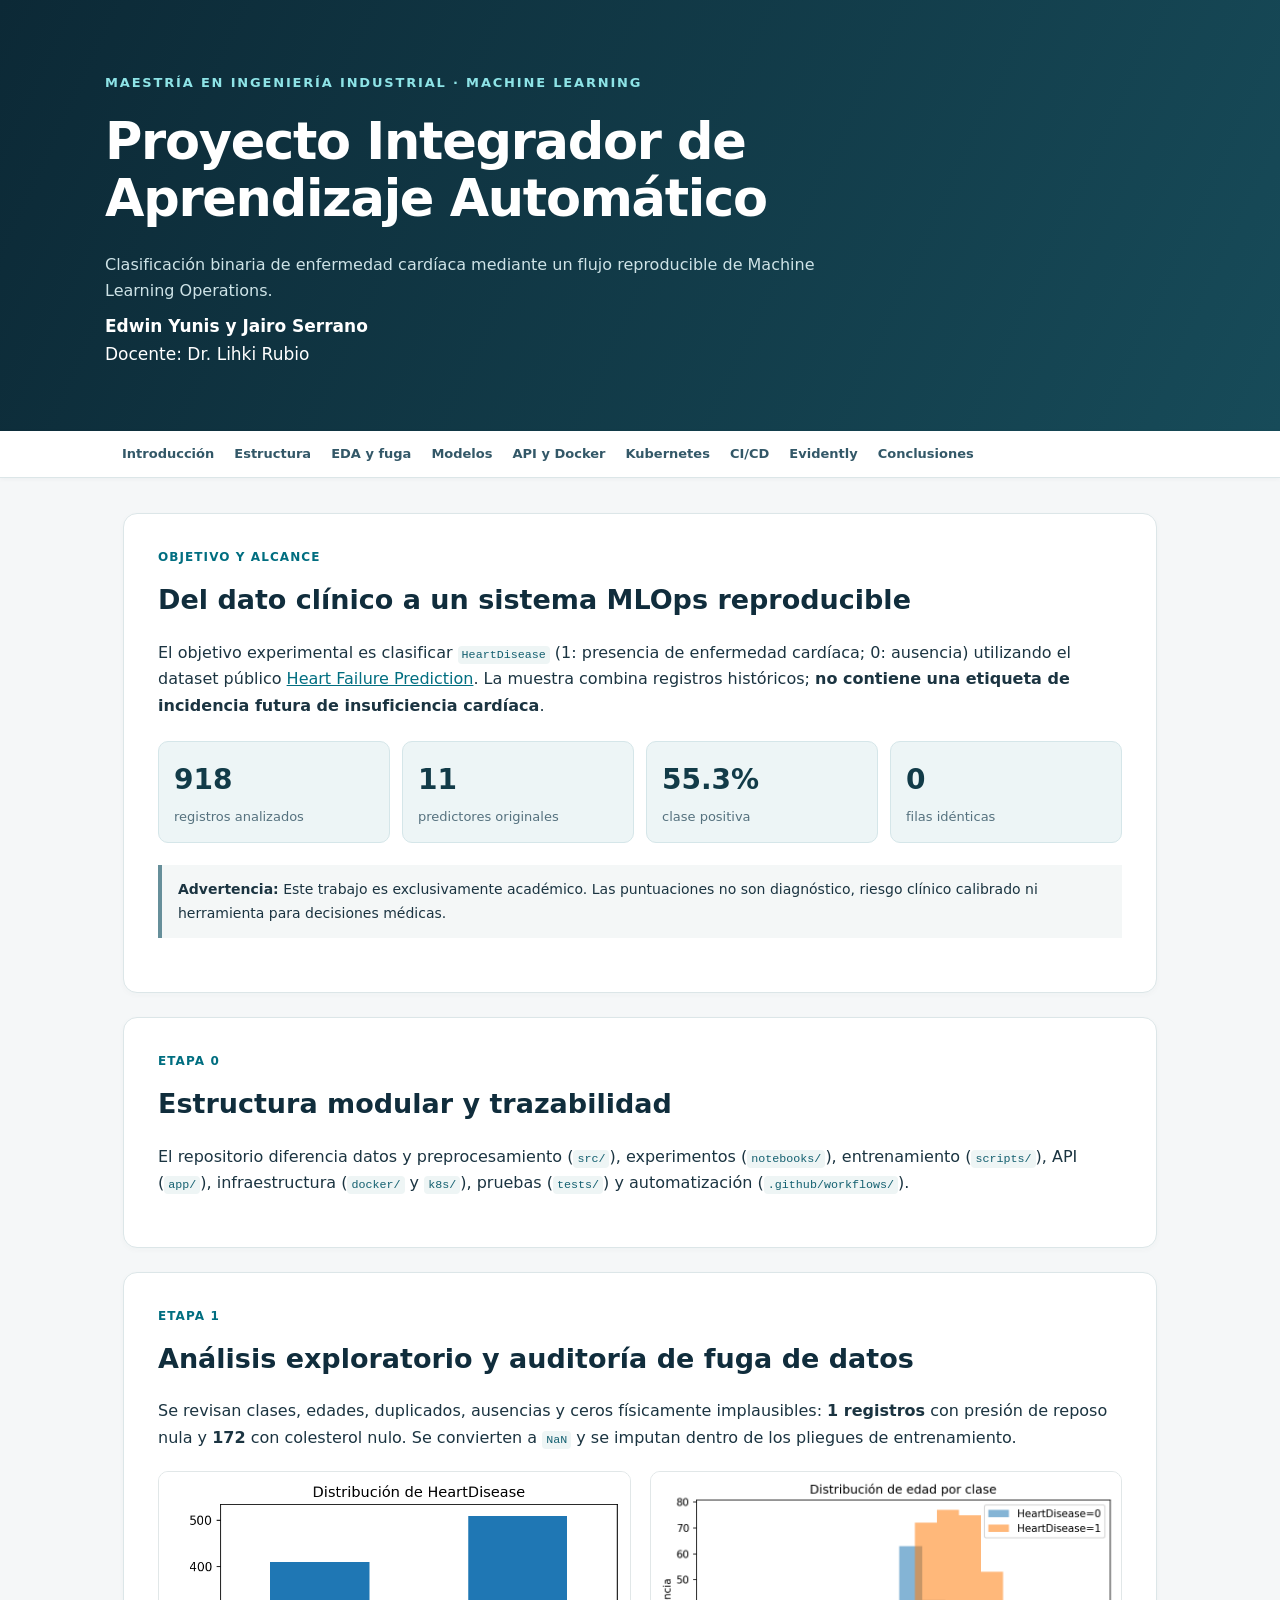
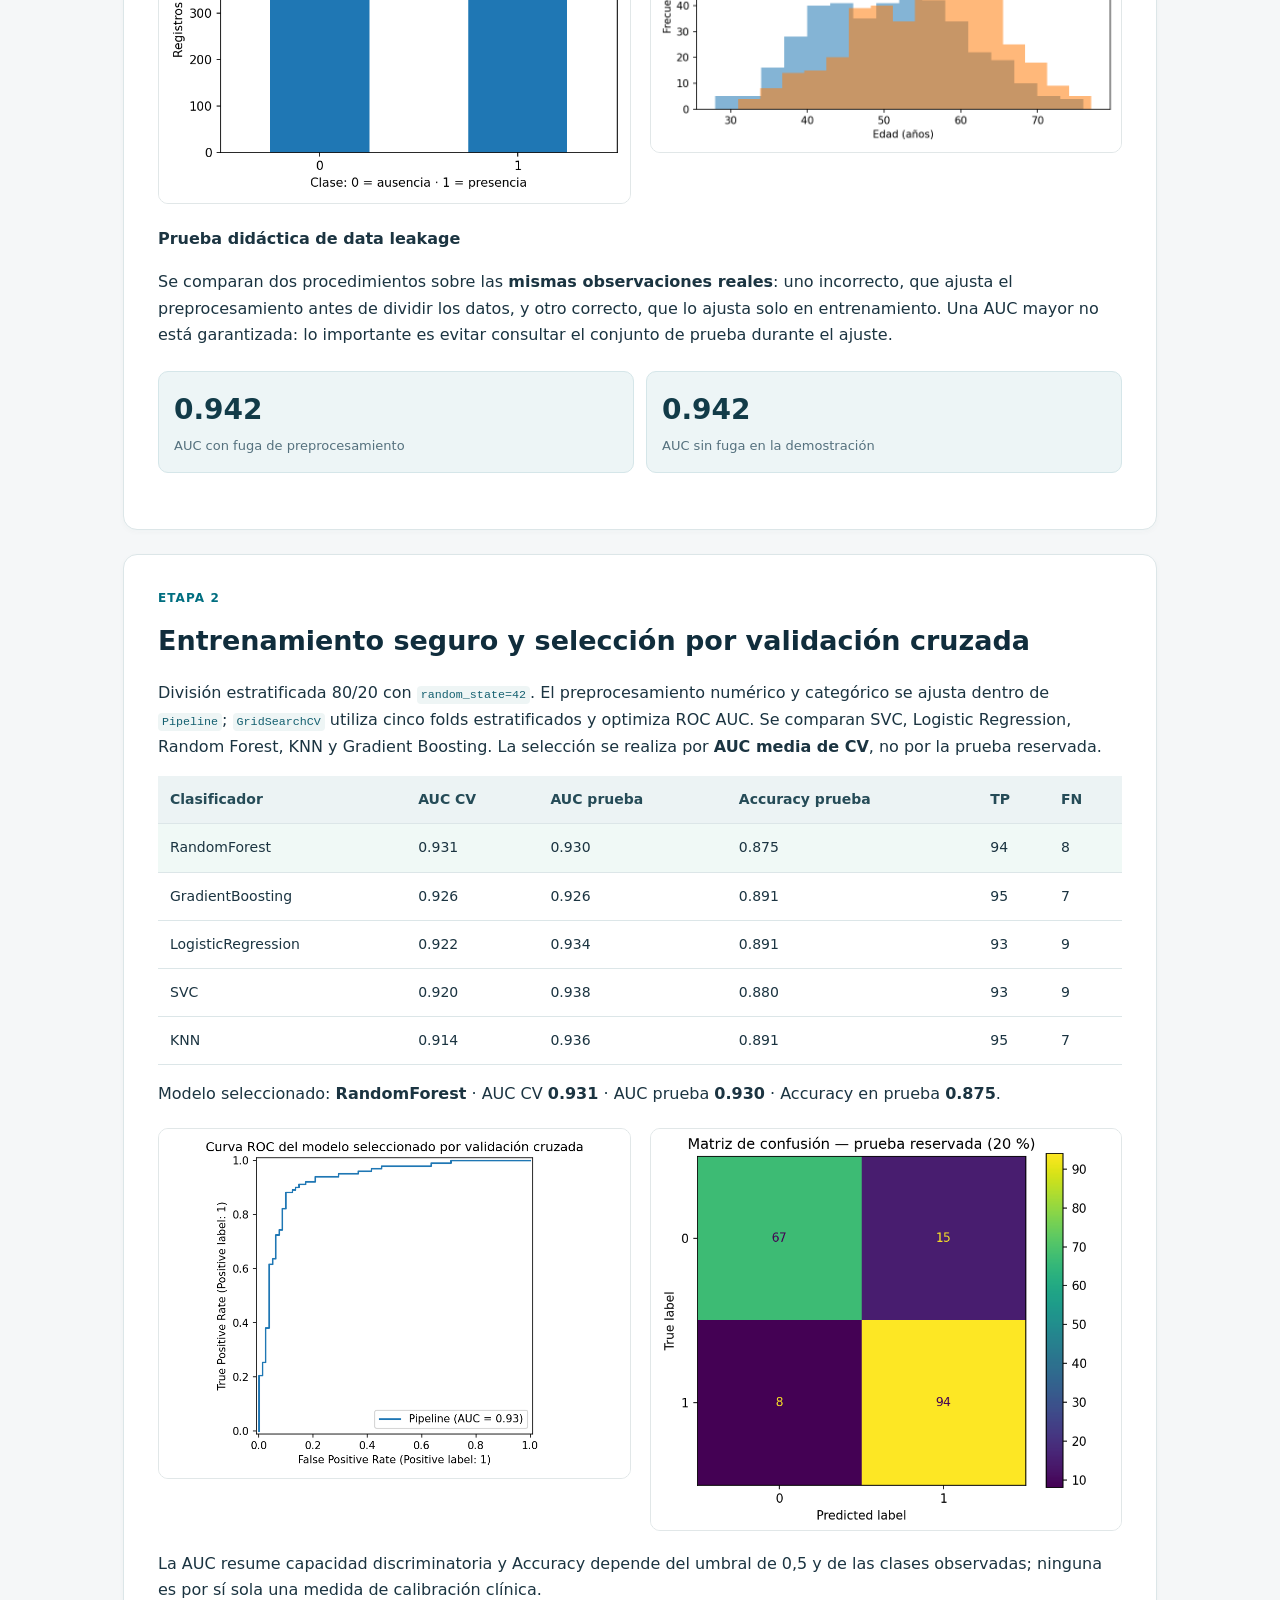
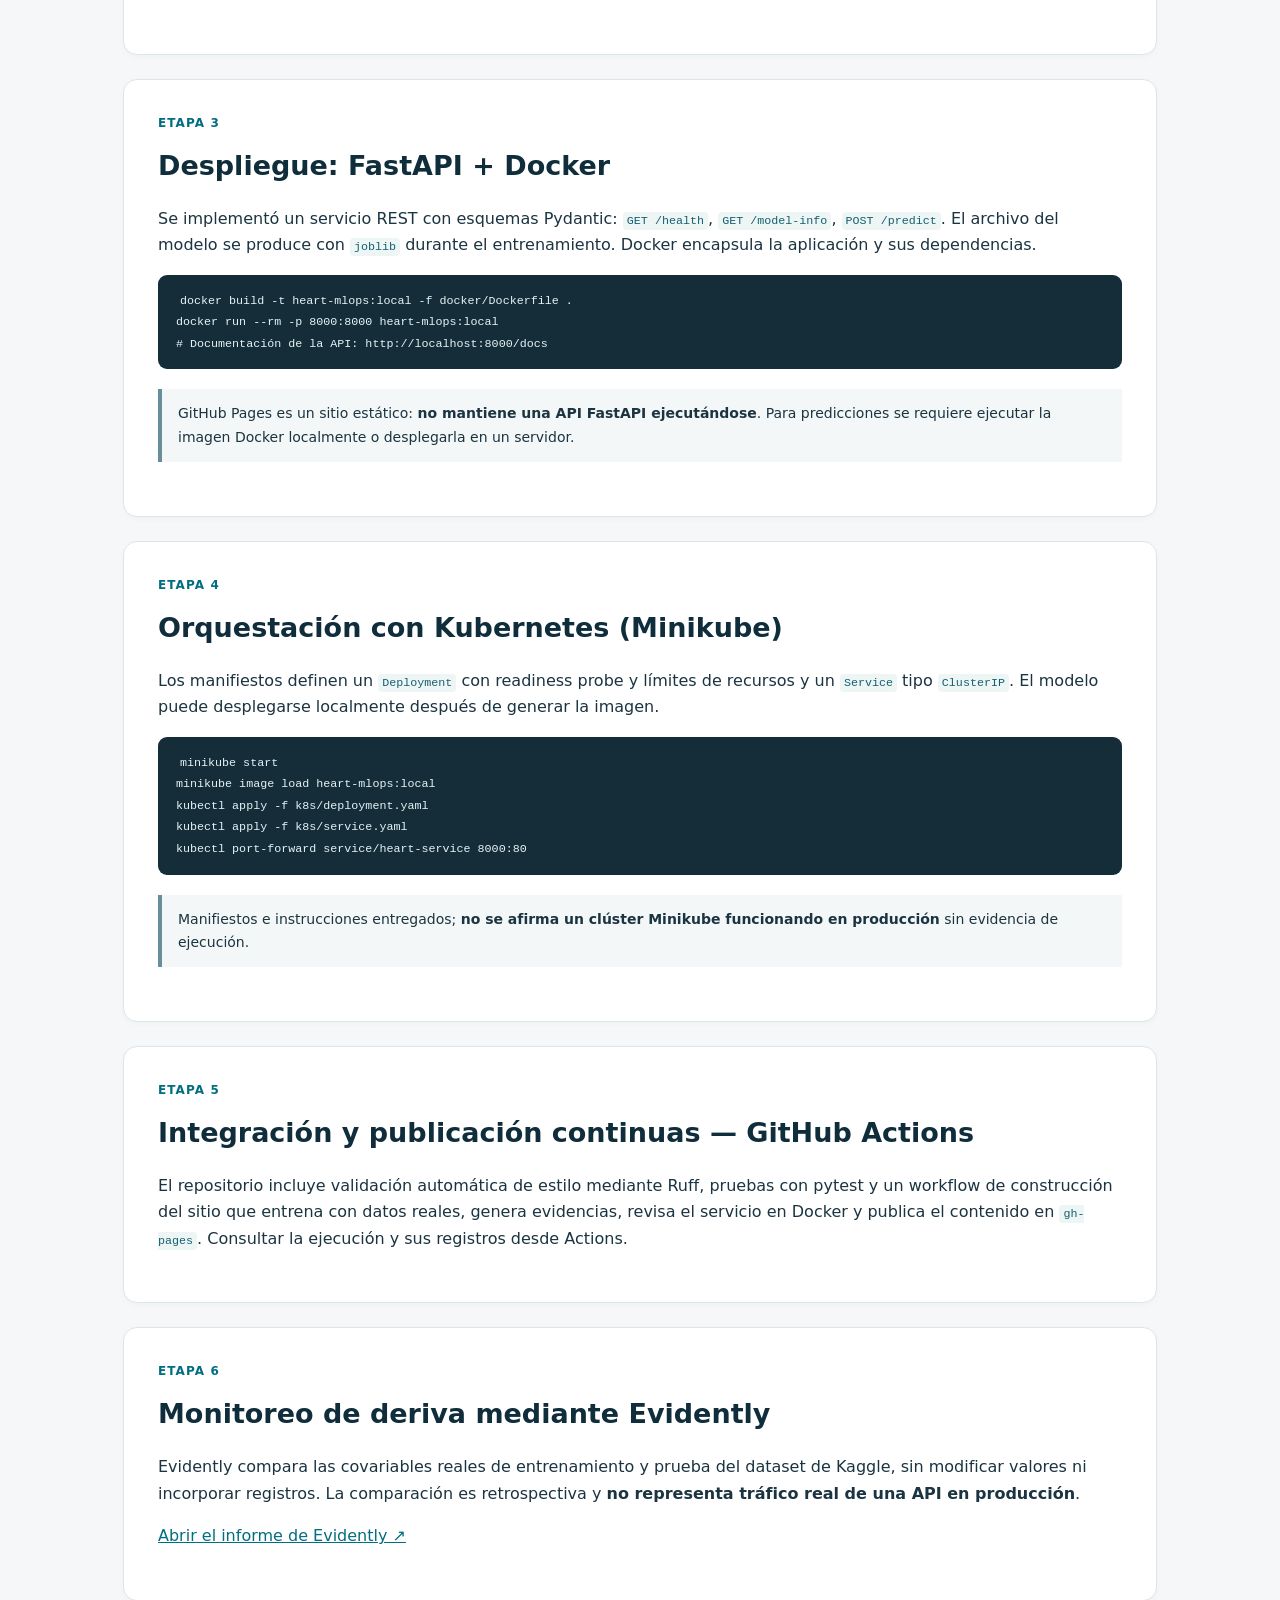
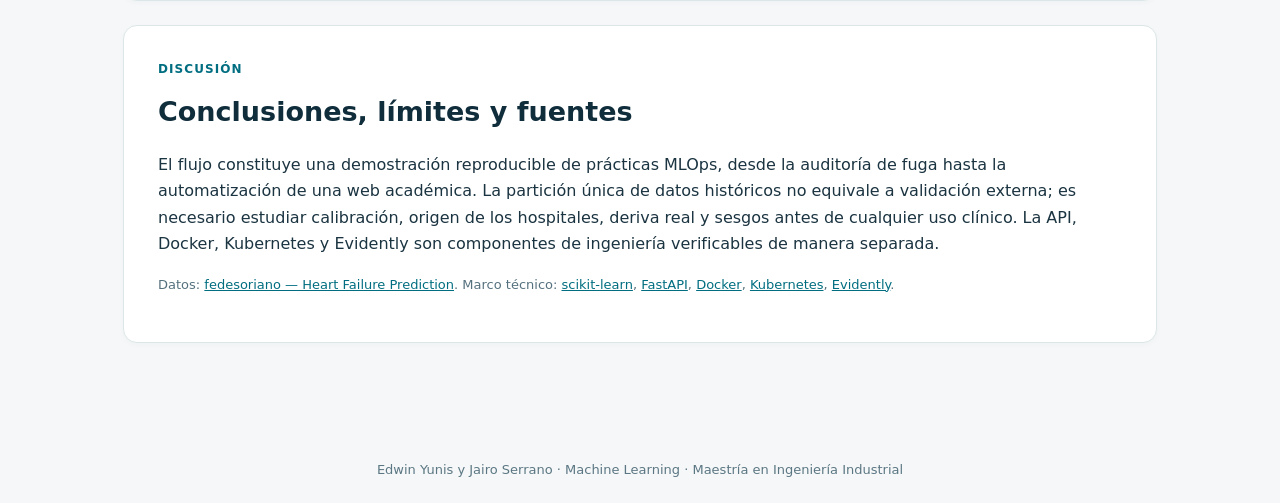
<file: informe_tecnico.html>
<!DOCTYPE html><html lang="es"><head>
<meta charset="UTF-8"><meta name="viewport" content="width=device-width,initial-scale=1.0">
<meta name="description" content="Proyecto académico integral MLOps de Edwin Yunis y Jairo Serrano: datos, modelos, API, Docker, Kubernetes, CI/CD y Evidently.">
<title>Proyecto Integrador MLOps · Edwin Yunis y Jairo Serrano</title>
<style>
:root{--deep:#102d3c;--ink:#1b3441;--dim:#55717e;--accent:#006e80;--bg:#f5f7f8;--line:#dce6e8;--soft:#edf5f6}
*{box-sizing:border-box}body{font-family:system-ui,-apple-system,BlinkMacSystemFont,'Segoe UI',sans-serif;margin:0;background:var(--bg);color:var(--ink);line-height:1.66}a{color:var(--accent)}a:hover{text-decoration-thickness:2px}
header{background:linear-gradient(115deg,#0c2936,#174b59);color:#fff;padding:65px max(25px,calc((100vw - 1070px)/2)) 56px}
header p{margin:7px 0;color:#cee3e7;max-width:750px}h1{font-size:clamp(30px,4.3vw,51px);line-height:1.12;max-width:900px;letter-spacing:-.025em;margin:19px 0 25px}
.byline{font-size:17px;color:white!important}.eyebrow{font-size:13px;letter-spacing:.14em;font-weight:700;text-transform:uppercase;color:#8ee4e7!important}
nav{position:sticky;top:0;background:white;z-index:3;border-bottom:1px solid var(--line);box-shadow:0 1px 5px #1b34410b;overflow-x:auto}nav div{max-width:1080px;margin:auto;display:flex;gap:20px;padding:12px 22px;white-space:nowrap}nav a{font-size:13px;text-decoration:none;font-weight:650;color:#335868}
main{max-width:1080px;margin:auto;padding:35px 23px 70px}section{background:#fff;border:1px solid var(--line);border-radius:14px;padding:clamp(20px,3vw,34px);margin-bottom:24px;box-shadow:0 2px 6px #26434c07}
section h2{margin:0 0 17px;font-size:clamp(20px,2.6vw,27px);color:var(--deep)}section h3{font-size:16px;margin:22px 0 7px}
.small{color:var(--dim);font-size:13px}.kicker{font-weight:750;color:var(--accent);letter-spacing:.09em;font-size:12px;text-transform:uppercase;margin-bottom:10px}
.metrics{display:grid;grid-template-columns:repeat(auto-fit,minmax(175px,1fr));gap:12px;margin:22px 0}
.metric{border:1px solid #d5e6e9;background:var(--soft);padding:15px;border-radius:10px;font-size:13px;color:var(--dim)}.metric b{display:block;font-size:28px;color:#123b48;margin-bottom:2px}
.visuals{display:grid;grid-template-columns:repeat(auto-fit,minmax(275px,1fr));gap:19px;margin:20px 0}.visuals img{width:100%;border:1px solid #e1e7e8;border-radius:10px}
.scroller{overflow:auto}table{border-collapse:collapse;width:100%;font-size:14px}td,th{border-bottom:1px solid var(--line);padding:12px;text-align:left;white-space:nowrap}th{background:#ecf3f4;color:#254b57}tbody tr:first-child{background:#f0f9f6}
.note{border-left:4px solid #668f9a;background:#f4f7f7;padding:13px 16px;margin:20px 0;font-size:14px}
.files{display:grid;gap:6px;grid-template-columns:repeat(auto-fit,minmax(220px,1fr))}.files a{font-size:13px;padding:9px;border:1px solid var(--line);border-radius:7px;text-decoration:none}
.steps{display:grid;grid-template-columns:repeat(auto-fit,minmax(235px,1fr));gap:13px}.step{border:1px solid var(--line);border-radius:9px;padding:15px;background:#fcfdfd}.step b{color:var(--deep)}
code{color:#146070;background:#eef5f5;padding:2px 4px;border-radius:4px;font-size:.9em}pre{background:#142d39;color:#e5f3f5;padding:15px 18px;overflow:auto;border-radius:9px}pre code{background:transparent;color:inherit}
footer{padding:22px;text-align:center;color:#5b7783;font-size:13px}
</style></head><body>
<header><p class="eyebrow">Maestría en Ingeniería Industrial · Machine Learning</p>
<h1>Proyecto Integrador de Aprendizaje Automático</h1>
<p>Clasificación binaria de enfermedad cardíaca mediante un flujo reproducible de Machine Learning Operations.</p>
<p class="byline"><strong>Edwin Yunis y Jairo Serrano</strong><br>Docente: Dr. Lihki Rubio</p>
</header>
<nav aria-label="Índice"><div><a href="#introduccion">Introducción</a><a href="#etapa0">Estructura</a><a href="#etapa1">EDA y fuga</a><a href="#etapa2">Modelos</a><a href="#etapa3">API y Docker</a><a href="#etapa4">Kubernetes</a><a href="#etapa5">CI/CD</a><a href="#etapa6">Evidently</a><a href="#conclusiones">Conclusiones</a></div></nav>
<main>
<section id="introduccion"><div class="kicker">Objetivo y alcance</div><h2>Del dato clínico a un sistema MLOps reproducible</h2>
<p>El objetivo experimental es clasificar <code>HeartDisease</code> (1: presencia de enfermedad cardíaca; 0: ausencia) utilizando el dataset público <a href="https://www.kaggle.com/datasets/fedesoriano/heart-failure-prediction">Heart Failure Prediction</a>. La muestra combina registros históricos; <strong>no contiene una etiqueta de incidencia futura de insuficiencia cardíaca</strong>.</p>
<div class="metrics"><div class="metric"><b>918</b>registros analizados</div><div class="metric"><b>11</b>predictores originales</div><div class="metric"><b>55.3%</b>clase positiva</div><div class="metric"><b>0</b>filas idénticas</div></div>
<div class="note"><strong>Advertencia:</strong> Este trabajo es exclusivamente académico. Las puntuaciones no son diagnóstico, riesgo clínico calibrado ni herramienta para decisiones médicas.</div></section>
<section id="etapa0"><div class="kicker">Etapa 0</div><h2>Estructura modular y trazabilidad</h2>
<p>El repositorio diferencia datos y preprocesamiento (<code>src/</code>), experimentos (<code>notebooks/</code>), entrenamiento (<code>scripts/</code>), API (<code>app/</code>), infraestructura (<code>docker/</code> y <code>k8s/</code>), pruebas (<code>tests/</code>) y automatización (<code>.github/workflows/</code>).</p>
</section>
<section id="etapa1"><div class="kicker">Etapa 1</div><h2>Análisis exploratorio y auditoría de fuga de datos</h2>
<p>Se revisan clases, edades, duplicados, ausencias y ceros físicamente implausibles: <strong>1 registros</strong> con presión de reposo nula y <strong>172</strong> con colesterol nulo. Se convierten a <code>NaN</code> y se imputan dentro de los pliegues de entrenamiento.</p>
<div class="visuals"><img src="assets/distribucion_clases.png" alt="Distribución de clases del dataset"><img src="assets/edad_clases.png" alt="Histograma de edades según HeartDisease"></div>
<h3>Prueba didáctica de data leakage</h3><p>Se comparan dos procedimientos sobre las <strong>mismas observaciones reales</strong>: uno incorrecto, que ajusta el preprocesamiento antes de dividir los datos, y otro correcto, que lo ajusta solo en entrenamiento. Una AUC mayor no está garantizada: lo importante es evitar consultar el conjunto de prueba durante el ajuste.</p>
<div class="metrics"><div class="metric"><b>0.942</b>AUC con fuga de preprocesamiento</div><div class="metric"><b>0.942</b>AUC sin fuga en la demostración</div></div>
</section>
<section id="etapa2"><div class="kicker">Etapa 2</div><h2>Entrenamiento seguro y selección por validación cruzada</h2>
<p>División estratificada 80/20 con <code>random_state=42</code>. El preprocesamiento numérico y categórico se ajusta dentro de <code>Pipeline</code>; <code>GridSearchCV</code> utiliza cinco folds estratificados y optimiza ROC AUC. Se comparan SVC, Logistic Regression, Random Forest, KNN y Gradient Boosting. La selección se realiza por <strong>AUC media de CV</strong>, no por la prueba reservada.</p>
<div class="scroller"><table><thead><tr><th>Clasificador</th><th>AUC CV</th><th>AUC prueba</th><th>Accuracy prueba</th><th>TP</th><th>FN</th></tr></thead><tbody><tr><td>RandomForest</td><td>0.931</td><td>0.930</td><td>0.875</td><td>94</td><td>8</td></tr><tr><td>GradientBoosting</td><td>0.926</td><td>0.926</td><td>0.891</td><td>95</td><td>7</td></tr><tr><td>LogisticRegression</td><td>0.922</td><td>0.934</td><td>0.891</td><td>93</td><td>9</td></tr><tr><td>SVC</td><td>0.920</td><td>0.938</td><td>0.880</td><td>93</td><td>9</td></tr><tr><td>KNN</td><td>0.914</td><td>0.936</td><td>0.891</td><td>95</td><td>7</td></tr></tbody></table></div>
<p>Modelo seleccionado: <strong>RandomForest</strong> · AUC CV <strong>0.931</strong> · AUC prueba <strong>0.930</strong> · Accuracy en prueba <strong>0.875</strong>.</p>
<div class="visuals"><img src="assets/roc_modelo.png" alt="Curva ROC del modelo seleccionado"><img src="assets/matriz_confusion.png" alt="Matriz de confusión sobre la prueba reservada"></div>
<p>La AUC resume capacidad discriminatoria y Accuracy depende del umbral de 0,5 y de las clases observadas; ninguna es por sí sola una medida de calibración clínica.</p></section>
<section id="etapa3"><div class="kicker">Etapa 3</div><h2>Despliegue: FastAPI + Docker</h2>
<p>Se implementó un servicio REST con esquemas Pydantic: <code>GET /health</code>, <code>GET /model-info</code>, <code>POST /predict</code>. El archivo del modelo se produce con <code>joblib</code> durante el entrenamiento. Docker encapsula la aplicación y sus dependencias.</p>
<pre><code>docker build -t heart-mlops:local -f docker/Dockerfile .
docker run --rm -p 8000:8000 heart-mlops:local
# Documentación de la API: http://localhost:8000/docs</code></pre>
<div class="note">GitHub Pages es un sitio estático: <strong>no mantiene una API FastAPI ejecutándose</strong>. Para predicciones se requiere ejecutar la imagen Docker localmente o desplegarla en un servidor.</div></section>
<section id="etapa4"><div class="kicker">Etapa 4</div><h2>Orquestación con Kubernetes (Minikube)</h2>
<p>Los manifiestos definen un <code>Deployment</code> con readiness probe y límites de recursos y un <code>Service</code> tipo <code>ClusterIP</code>. El modelo puede desplegarse localmente después de generar la imagen.</p>
<pre><code>minikube start
minikube image load heart-mlops:local
kubectl apply -f k8s/deployment.yaml
kubectl apply -f k8s/service.yaml
kubectl port-forward service/heart-service 8000:80</code></pre>
<div class="note">Manifiestos e instrucciones entregados; <strong>no se afirma un clúster Minikube funcionando en producción</strong> sin evidencia de ejecución.</div></section>
<section id="etapa5"><div class="kicker">Etapa 5</div><h2>Integración y publicación continuas — GitHub Actions</h2>
<p>El repositorio incluye validación automática de estilo mediante Ruff, pruebas con pytest y un workflow de construcción del sitio que entrena con datos reales, genera evidencias, revisa el servicio en Docker y publica el contenido en <code>gh-pages</code>. Consultar la ejecución y sus registros desde Actions.</p>
</section>
<section id="etapa6"><div class="kicker">Etapa 6</div><h2>Monitoreo de deriva mediante Evidently</h2>
<p>Evidently compara las covariables reales de entrenamiento y prueba del dataset de Kaggle, sin modificar valores ni incorporar registros. La comparación es retrospectiva y <strong>no representa tráfico real de una API en producción</strong>.</p>
<p><a href="drift_report.html">Abrir el informe de Evidently ↗</a></p></section>
<section id="conclusiones"><div class="kicker">Discusión</div><h2>Conclusiones, límites y fuentes</h2>
<p>El flujo constituye una demostración reproducible de prácticas MLOps, desde la auditoría de fuga hasta la automatización de una web académica. La partición única de datos históricos no equivale a validación externa; es necesario estudiar calibración, origen de los hospitales, deriva real y sesgos antes de cualquier uso clínico. La API, Docker, Kubernetes y Evidently son componentes de ingeniería verificables de manera separada.</p>
<p class="small">Datos: <a href="https://www.kaggle.com/datasets/fedesoriano/heart-failure-prediction">fedesoriano — Heart Failure Prediction</a>. Marco técnico: <a href="https://scikit-learn.org/stable/modules/compose.html">scikit-learn</a>, <a href="https://fastapi.tiangolo.com/">FastAPI</a>, <a href="https://docs.docker.com/">Docker</a>, <a href="https://kubernetes.io/docs/home/">Kubernetes</a>, <a href="https://docs.evidentlyai.com/">Evidently</a>.</p>
</section>
</main><footer>Edwin Yunis y Jairo Serrano · Machine Learning · Maestría en Ingeniería Industrial</footer></body></html>
</file>
<file: assets/style.css>
:root{--navy:#0b2438;--navy2:#153e58;--ink:#152d44;--muted:#638097;--cyan:#1aa8c8;--pink:#ed6386;--bg:#f2f6fa;--border:#e2ebf1;--shadow:0 10px 35px rgba(23,56,78,.07)}
*{box-sizing:border-box}html{scroll-behavior:smooth}body{margin:0;background:var(--bg);color:var(--ink);font:15px/1.56 -apple-system,BlinkMacSystemFont,"Segoe UI",Arial,sans-serif}
a{color:#1685a5;text-decoration:none}h1,h2,h3,p{margin-top:0}h1{letter-spacing:-.03em;font-size:clamp(27px,3vw,40px);line-height:1.17}h2{font-size:clamp(19px,2vw,26px)}h3{font-size:17px}.page{display:grid;grid-template-columns:248px minmax(0,1fr);min-height:100vh}
.sidebar{background:linear-gradient(168deg,#092135,#12334c);padding:30px 22px;color:white;position:sticky;top:0;height:100vh;display:flex;flex-direction:column;justify-content:space-between}
.logo{display:flex;align-items:center;gap:12px;color:white;font-weight:760;font-size:19px;line-height:1.15}.logo-pulse{display:grid;place-items:center;border-radius:12px;background:#213f56;color:#ff7b96;font-size:28px;width:46px;height:46px}.side-label{color:#97bbcd;font-size:11px;text-transform:uppercase;letter-spacing:.14em;margin:32px 0 12px}.side-meta{font-size:12px;color:#bdd1df}.side-meta b{color:#fff}.side-footer{color:#85a9bd;font-size:12px;line-height:1.8}.content{min-width:0;max-width:1520px;width:100%;margin:auto;padding:26px clamp(16px,2.8vw,42px) 60px}
.hero{background:linear-gradient(108deg,#0e2d44,#19526d);border-radius:20px;color:white;padding:36px clamp(18px,3.5vw,46px);display:grid;grid-template-columns:1.35fr .85fr;align-items:center;gap:20px;overflow:hidden;box-shadow:var(--shadow)}.hero p{color:#c9e2ee;max-width:680px}.hero .eyebrow{color:#7de6ee;letter-spacing:.15em;text-transform:uppercase;font-size:12px;font-weight:750}.hero img{display:block;width:100%;max-height:285px;object-fit:cover;border-radius:12px}.hero strong{color:white}
.nav-tabs{display:grid;grid-template-columns:repeat(3,minmax(0,1fr));gap:14px;margin:20px 0 26px}.tab-button{border:1px solid var(--border);background:#fff;color:#294c62;text-align:left;border-radius:14px;padding:17px 18px;cursor:pointer;font:700 16px/1.25 inherit;box-shadow:var(--shadow);transition:transform .15s,border .15s}.tab-button:hover{transform:translateY(-2px);border-color:#83d4e4}.tab-button[aria-selected="true"],.tab-button.tab--active{border:2px solid var(--cyan);background:#e5f7fa;color:#0b5471}.tab-button span{display:block;margin-top:5px;color:#738b9d;font-size:12px;font-weight:400}.tab-panel{display:none}.tab-panel.active{display:block}.dash-section{margin-top:0}
.section-heading{display:flex;align-items:center;gap:10px;margin:12px 0 20px}.section-heading span{font-size:13px;color:var(--muted)}.kpi-grid{display:grid;grid-template-columns:repeat(4,minmax(0,1fr));gap:14px;margin-bottom:20px}.kpi,.card{background:#fff;border:1px solid var(--border);border-radius:14px;box-shadow:var(--shadow)}.kpi{padding:20px}.kpi b{display:block;font-size:29px;color:#123f5d;letter-spacing:-.03em}.kpi span{display:block;color:var(--muted);font-size:13px}.card{padding:23px;margin-bottom:18px}.card p,.description{color:#58758a}.card h3{margin-bottom:10px}.card p:last-child{margin-bottom:0}
.grid-2{display:grid;grid-template-columns:repeat(2,minmax(0,1fr));gap:16px}.chart-card{min-width:0;padding:12px 8px 2px}.chart-card .js-plotly-plot{width:100%!important}.mini-pill{display:inline-block;background:#e6f7fb;border:1px solid #bde6ee;border-radius:99px;padding:5px 11px;font-size:11px;font-weight:750;color:#176c89;margin-right:8px;margin-bottom:8px}.flow{display:grid;grid-template-columns:repeat(3,1fr);gap:12px}.flow article{padding:15px;background:#f7fafc;border:1px solid var(--border);border-radius:10px}.flow b{display:block;margin-bottom:6px}
.warning{border-left:4px solid var(--cyan);padding:14px 17px;background:#eff9fb;border-radius:7px;color:#365d73;font-size:13px;margin:14px 0}.caution{border-left-color:#d98948;background:#fff7ee}table{border-collapse:collapse;width:100%;font-size:13px}th,td{padding:12px 10px;border-bottom:1px solid var(--border);text-align:left;white-space:nowrap}th{color:#48697c;background:#eef5f7}tbody tr:hover{background:#f7fbfd}.table-scroller{overflow:auto}
label,.select-label{font-size:12px;font-weight:720;color:#466779;display:block;margin-bottom:7px}select{border:1px solid #cadae5;border-radius:9px;background:#fff;color:#24465d;padding:12px 13px;font-size:14px;width:100%;max-width:380px}.metric-strip{display:grid;grid-template-columns:repeat(4,1fr);gap:10px;margin:14px 0}.metric-strip article{padding:13px;border-radius:9px;background:#f4fafc}.metric-strip strong{display:block;color:#124d6c;font-size:19px}
footer{font-size:12px;color:#7a92a1;text-align:center;margin:32px auto}.dcc-tabs{display:grid!important;grid-template-columns:repeat(3,1fr);gap:14px;margin:20px 0 28px;border:0!important}.dash-tab{border:1px solid var(--border)!important;background:#fff!important;border-radius:13px!important;font-weight:750!important;text-align:left!important;padding:17px!important}.dash-tab--selected{border:2px solid var(--cyan)!important;background:#e6f7fb!important;color:#12577a!important}
@media(max-width:1050px){.page{grid-template-columns:1fr}.sidebar{position:static;height:auto;padding:18px 24px;display:block}.side-footer,.side-label,.side-meta{display:none}.hero{grid-template-columns:1fr 250px}.kpi-grid{grid-template-columns:repeat(2,1fr)}}
@media(max-width:670px){.content{padding:14px 12px 40px}.hero{grid-template-columns:1fr;padding:23px}.hero img{max-height:155px;object-position:center}.nav-tabs,.dcc-tabs{gap:8px}.tab-button,.dash-tab{font-size:13px!important;padding:12px!important}.tab-button span{display:none}.kpi-grid,.grid-2,.flow{grid-template-columns:1fr}.metric-strip{grid-template-columns:repeat(2,1fr)}.card{padding:17px}.logo{font-size:16px}}
</file>
